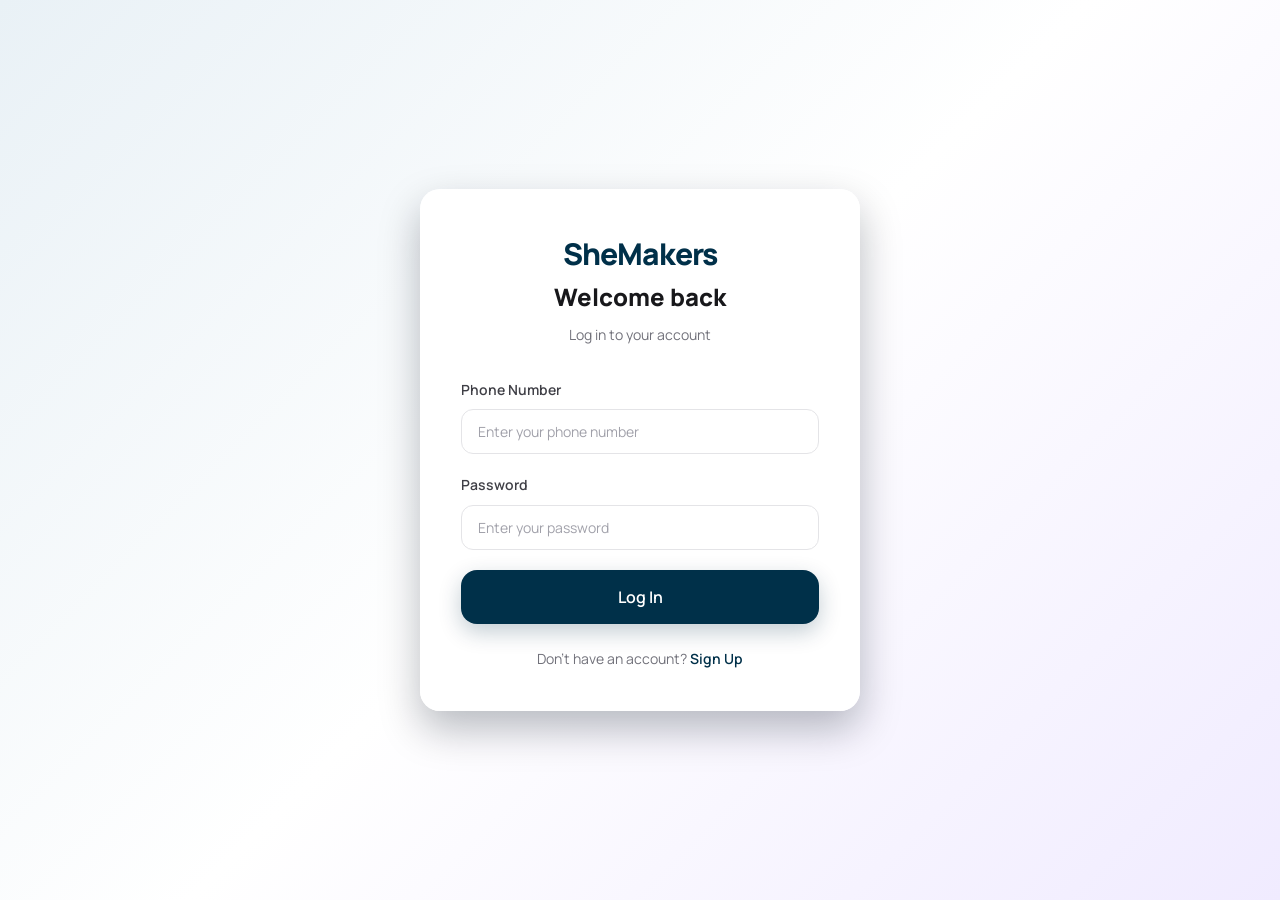
<file: dashboard.html>
<!DOCTYPE html>
<html lang="en">
<head>
  <meta charset="UTF-8">
  <meta name="viewport" content="width=device-width, initial-scale=1.0">
  <title>Seller Dashboard — SheMakers</title>
  <meta name="description" content="Manage your handmade products on SheMakers. Add, edit, and delete your listings.">
  <link rel="stylesheet" href="styles.css">
</head>
<body>

  <!-- Navigation -->
  <nav class="navbar">
    <div class="container">
      <a href="index.html" class="nav-brand">
        <svg viewBox="0 0 32 32" fill="none">
          <circle cx="16" cy="16" r="14" fill="#003049"/>
          <path d="M10 20c0-4 3-7 6-7s6 3 6 7" stroke="#fff" stroke-width="2" stroke-linecap="round"/>
          <circle cx="16" cy="11" r="3" fill="#fff"/>
        </svg>
        SheMakers
      </a>
      <div class="nav-links" id="navLinks">
        <a href="index.html">Home</a>
        <a href="feed.html">Feed</a>
        <div id="navAuth" style="display:flex;gap:12px;align-items:center;">
          <a href="login.html" class="btn btn-outline btn-sm">Log In</a>
        </div>
        <div id="navUser" style="display:none;gap:12px;align-items:center;">
          <a href="dashboard.html" class="nav-dash-link active">Dashboard</a>
          <a href="profile.html" class="nav-profile-link" aria-label="Open profile">
            <span class="nav-profile-avatar">
              <img class="nav-profile-avatar-image" alt="Profile" style="display:none;">
              <span class="nav-profile-avatar-initial">U</span>
            </span>
          </a>
        </div>
      </div>
      <div class="nav-hamburger" id="navToggle">
        <span></span><span></span><span></span>
      </div>
    </div>
  </nav>

  <!-- Dashboard Content -->
  <main class="dashboard-page container">
    <div class="dashboard-header">
      <div>
        <h1>My Dashboard</h1>
        <p style="color:rgba(236,244,249,0.9);font-size:var(--text-sm);margin-top:var(--space-1);" id="welcomeText">Welcome back!</p>
      </div>
      <button class="btn btn-primary" id="addProductBtn" onclick="openAddModal()">
        <svg width="18" height="18" fill="none" stroke="currentColor" stroke-width="2" viewBox="0 0 24 24"><path d="M12 5v14M5 12h14"/></svg>
        Add Product
      </button>
    </div>

    <!-- Stats -->
    <div class="dashboard-stats" id="dashStats">
      <div class="stat-card">
        <div class="stat-value" id="statProducts">0</div>
        <div class="stat-label">Total Products</div>
      </div>
    </div>

    <!-- Products Grid -->
    <h2 style="font-size:var(--text-xl);font-weight:700;margin-bottom:var(--space-6);">Your Products</h2>
    <div class="products-grid" id="productsGrid">
      <!-- Rendered by JS -->
    </div>
  </main>

  <!-- Add / Edit Product Modal -->
  <div class="modal-overlay" id="productModal">
    <div class="modal">
      <div class="modal-header">
        <h2 id="modalTitle">Add New Product</h2>
        <button class="modal-close" onclick="closeModal()">
          <svg width="20" height="20" fill="none" stroke="currentColor" stroke-width="2" viewBox="0 0 24 24"><path d="M18 6L6 18M6 6l12 12"/></svg>
        </button>
      </div>

      <form class="modal-form" id="productForm" onsubmit="return false;">
        <!-- Upload Area -->
        <div class="form-group">
          <label class="form-label">Product Image / Video</label>
          <div class="upload-area" id="uploadArea" onclick="document.getElementById('fileInput').click()">
            <svg viewBox="0 0 48 48" fill="none" stroke="currentColor" stroke-width="1.5">
              <rect x="6" y="10" width="36" height="28" rx="4"/>
              <path d="M6 32l10-10 8 8 6-6 12 12"/>
              <circle cx="18" cy="20" r="3"/>
            </svg>
            <p>Click to upload an image or video</p>
            <p class="upload-name" id="uploadName" style="display:none;"></p>
          </div>
          <input type="file" id="fileInput" accept="image/*,video/*" style="display:none;" onchange="handleFileSelect(this)">
        </div>

        <div class="form-group">
          <label class="form-label" for="titleInput">Product Title</label>
          <input class="form-input" type="text" id="titleInput" placeholder="e.g. Homemade Millet Cookies" required>
        </div>

        <div class="form-group">
          <label class="form-label" for="descInput">Description</label>
          <textarea class="form-input" id="descInput" placeholder="Describe material, handmade process, finish, and usage..." rows="3"></textarea>
        </div>

        <div class="form-group">
          <label class="form-label" for="categoryInput">Handmade Category</label>
          <select class="form-input" id="categoryInput" required>
            <option value="">Select category</option>
            <option value="homemade-food">Homemade Food</option>
            <option value="handmade-art">Handmade Art</option>
            <option value="painting-illustration">Painting & Illustration</option>
            <option value="crafts-decor">Crafts & Decor</option>
            <option value="accessories-fashion">Accessories & Fashion</option>
            <option value="home-essentials">Home Essentials</option>
            <option value="gifting">Gifting</option>
            <option value="other-handmade">Other Handmade</option>
          </select>
        </div>

        <div class="form-group" style="background:var(--gray-100);border:1px solid var(--gray-200);padding:12px;border-radius:10px;">
          <p style="font-size:var(--text-sm);color:var(--gray-700);line-height:1.5;">
            Allowed: women-made handmade products only. Not allowed: entertainment videos, vlogs, lifestyle clips, gaming, comedy, travel content.
          </p>
        </div>

        <div class="form-group">
          <label class="form-label" for="priceInput">Price (₹)</label>
          <input class="form-input" type="number" id="priceInput" placeholder="e.g. 499" min="1" required>
        </div>

        <div class="form-group">
          <label class="form-label" for="whatsappInput">WhatsApp Number</label>
          <input class="form-input" type="tel" id="whatsappInput" placeholder="e.g. 919876543210 (with country code)" required>
        </div>

        <button class="btn btn-primary btn-lg" type="submit" id="submitBtn" style="width:100%;">
          Add Product
        </button>
      </form>
    </div>
  </div>

  <!-- Toast Container -->
  <div id="toastContainer" class="toast-container"></div>

  <!-- Scripts -->
  <script src="js/firebase.js"></script>
  <script src="js/auth.js"></script>
  <script src="js/products.js"></script>
  <script src="js/app.js"></script>
  <script>
    let currentUser = null;
    let editingProductId = null;
    let selectedFile = null;

    // ---------- Init ----------
    document.addEventListener('DOMContentLoaded', () => {
      currentUser = Auth.requireAuth('seller');
      if (!currentUser) return;

      document.getElementById('welcomeText').textContent = `Welcome back, ${currentUser.name}!`;
      loadProducts();
    });

    // ---------- Load Products ----------
    async function loadProducts() {
      const grid = document.getElementById('productsGrid');
      App.showSpinner(grid);

      try {
        const products = await Products.getSellerProducts(currentUser.id);
        document.getElementById('statProducts').textContent = products.length;

        if (!products.length) {
          App.showEmpty(grid, 'No products yet', 'Click "Add Product" to list your first creation!');
          return;
        }

        grid.innerHTML = '';
        products.forEach(product => {
          const isVideo = product.mediaType === 'video';
          const card = document.createElement('div');
          card.className = 'card animate-in';
          card.innerHTML = `
            <div class="card-media">
              ${isVideo
                ? `<video src="${product.mediaUrl}" autoplay muted loop playsinline preload="metadata"></video>`
                : `<img src="${product.mediaUrl}" alt="${product.title}" loading="lazy">`
              }
            </div>
            <div class="card-body">
              <div class="card-title">${product.title}</div>
              <div class="card-price">${App.formatPrice(product.price)}</div>
              ${product.category ? `<p style="font-size:var(--text-xs);font-weight:700;color:var(--primary);text-transform:capitalize;margin-bottom:var(--space-2);">${product.category.replace('-', ' ')}</p>` : ''}
              ${product.description ? `<p style="font-size:var(--text-sm);color:var(--gray-500);margin-bottom:var(--space-3);line-height:1.5;">${product.description}</p>` : ''}
              <div class="card-actions">
                <button class="btn btn-secondary btn-sm" onclick="openEditModal('${product.id}')" style="flex:1;">
                  <svg width="14" height="14" fill="none" stroke="currentColor" stroke-width="2" viewBox="0 0 24 24"><path d="M11 4H4a2 2 0 00-2 2v14a2 2 0 002 2h14a2 2 0 002-2v-7"/><path d="M18.5 2.5a2.121 2.121 0 013 3L12 15l-4 1 1-4 9.5-9.5z"/></svg>
                  Edit
                </button>
                <button class="btn btn-danger btn-sm" onclick="handleDelete('${product.id}')" style="flex:1;">
                  <svg width="14" height="14" fill="none" stroke="currentColor" stroke-width="2" viewBox="0 0 24 24"><path d="M3 6h18M19 6v14a2 2 0 01-2 2H7a2 2 0 01-2-2V6m3 0V4a2 2 0 012-2h4a2 2 0 012 2v2"/></svg>
                  Delete
                </button>
              </div>
            </div>
          `;
          grid.appendChild(card);
        });

        App.initAnimations();
      } catch (err) {
        console.error(err);
        App.showToast('Failed to load products', 'error');
      }
    }

    // ---------- File Selection ----------
    function handleFileSelect(input) {
      const file = input.files[0];
      if (!file) return;

      selectedFile = file;
      const area = document.getElementById('uploadArea');
      const nameEl = document.getElementById('uploadName');
      area.classList.add('has-file');
      nameEl.textContent = file.name;
      nameEl.style.display = 'block';

      // Show preview
      const existingPreview = area.querySelector('.upload-preview');
      if (existingPreview) existingPreview.remove();

      if (file.type.startsWith('image')) {
        const img = document.createElement('img');
        img.className = 'upload-preview';
        img.src = URL.createObjectURL(file);
        area.appendChild(img);
      }
    }

    // ---------- Modal Controls ----------
    function openAddModal() {
      editingProductId = null;
      selectedFile = null;
      document.getElementById('modalTitle').textContent = 'Add New Product';
      document.getElementById('submitBtn').textContent = 'Add Product';
      document.getElementById('productForm').reset();
      document.getElementById('uploadArea').classList.remove('has-file');
      document.getElementById('uploadName').style.display = 'none';
      const preview = document.querySelector('.upload-preview');
      if (preview) preview.remove();

      // Pre-fill WhatsApp with user phone
      document.getElementById('whatsappInput').value = currentUser.phone;

      document.getElementById('productModal').classList.add('active');
      App.showToast('Only handmade product listings allowed. No vlog/entertainment videos.', 'info');
    }

    async function openEditModal(productId) {
      editingProductId = productId;
      selectedFile = null;
      document.getElementById('modalTitle').textContent = 'Edit Product';
      document.getElementById('submitBtn').textContent = 'Save Changes';

      try {
        const product = await Products.getProduct(productId);
        document.getElementById('titleInput').value = product.title;
        document.getElementById('descInput').value = product.description || '';
        document.getElementById('categoryInput').value = product.category || '';
        document.getElementById('priceInput').value = product.price;
        document.getElementById('whatsappInput').value = product.whatsapp;

        const area = document.getElementById('uploadArea');
        area.classList.add('has-file');
        document.getElementById('uploadName').textContent = 'Current media (click to change)';
        document.getElementById('uploadName').style.display = 'block';

        document.getElementById('productModal').classList.add('active');
      } catch (err) {
        App.showToast(err.message, 'error');
      }
    }

    function closeModal() {
      document.getElementById('productModal').classList.remove('active');
    }

    // Close modal on outside click
    document.getElementById('productModal').addEventListener('click', (e) => {
      if (e.target === e.currentTarget) closeModal();
    });

    // ---------- Submit Product ----------
    document.getElementById('productForm').addEventListener('submit', async (e) => {
      e.preventDefault();

      const title = document.getElementById('titleInput').value.trim();
      const description = document.getElementById('descInput').value.trim();
      const category = document.getElementById('categoryInput').value;
      const price = document.getElementById('priceInput').value;
      const whatsapp = document.getElementById('whatsappInput').value.trim();

      const btn = document.getElementById('submitBtn');
      btn.disabled = true;
      btn.textContent = editingProductId ? 'Saving...' : 'Uploading...';

      try {
        if (editingProductId) {
          // Update
          await Products.updateProduct(editingProductId, {
            title, description, category, price, whatsapp, userId: currentUser.id
          }, selectedFile);
          App.showToast('Product updated!', 'success');
        } else {
          // Add
          if (!selectedFile) {
            App.showToast('Please select an image or video', 'error');
            btn.disabled = false;
            btn.textContent = 'Add Product';
            return;
          }
          await Products.addProduct({
            title, description, category, price, whatsapp,
            file: selectedFile,
            userId: currentUser.id
          });
          App.showToast('Product added successfully!', 'success');
        }

        closeModal();
        loadProducts();
      } catch (err) {
        App.showToast(err.message, 'error');
      } finally {
        btn.disabled = false;
        btn.textContent = editingProductId ? 'Save Changes' : 'Add Product';
      }
    });

    // ---------- Delete Product ----------
    async function handleDelete(productId) {
      if (!confirm('Are you sure you want to delete this product?')) return;

      try {
        await Products.deleteProduct(productId);
        App.showToast('Product deleted', 'success');
        loadProducts();
      } catch (err) {
        App.showToast(err.message, 'error');
      }
    }
  </script>
</body>
</html>
</file>
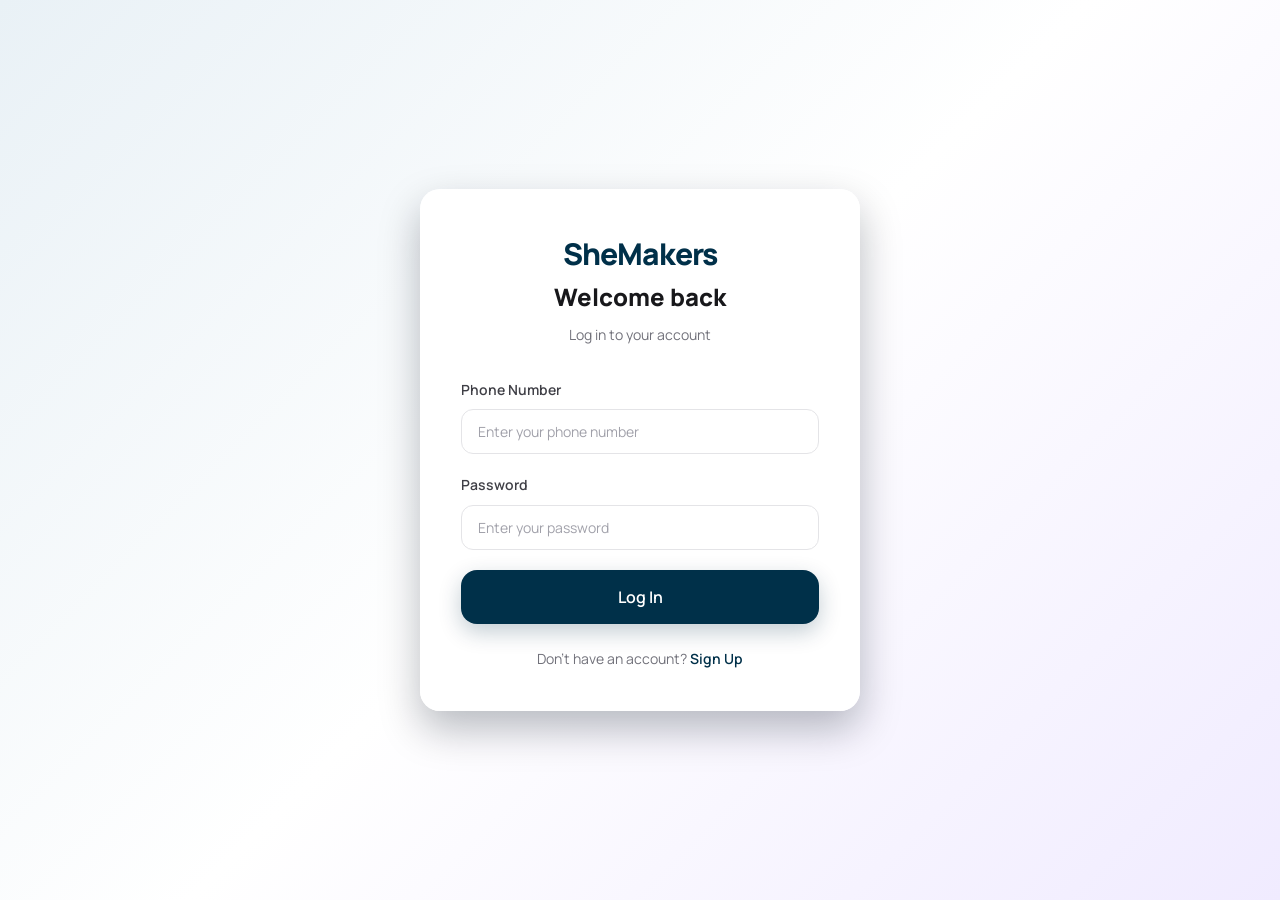
<file: login.html>
<!DOCTYPE html>
<html lang="en">
<head>
  <meta charset="UTF-8">
  <meta name="viewport" content="width=device-width, initial-scale=1.0">
  <title>Log In — SheMakers</title>
  <meta name="description" content="Log in to your SheMakers account to browse or sell handmade products.">
  <link rel="stylesheet" href="styles.css">
</head>
<body>

  <div class="auth-page">
    <div class="auth-card">
      <div class="auth-header">
        <a href="index.html" class="auth-brand">SheMakers</a>
        <h1>Welcome back</h1>
        <p>Log in to your account</p>
      </div>

      <form class="auth-form" id="loginForm" onsubmit="return false;">
        <div class="form-group">
          <label class="form-label" for="phoneInput">Phone Number</label>
          <input class="form-input" type="tel" id="phoneInput" placeholder="Enter your phone number" required autocomplete="tel">
          <span class="form-error" id="phoneError"></span>
        </div>

        <div class="form-group">
          <label class="form-label" for="passwordInput">Password</label>
          <input class="form-input" type="password" id="passwordInput" placeholder="Enter your password" required>
          <span class="form-error" id="passwordError"></span>
        </div>

        <button class="btn btn-primary btn-lg" type="submit" id="loginBtn" style="width:100%;">
          Log In
        </button>
      </form>

      <div class="auth-footer">
        Don't have an account? <a href="signup.html">Sign Up</a>
      </div>
    </div>
  </div>

  <div id="toastContainer" class="toast-container"></div>

  <!-- Scripts -->
  <script src="js/firebase.js"></script>
  <script src="js/auth.js"></script>
  <script src="js/products.js"></script>
  <script src="js/app.js"></script>
  <script>
    document.getElementById('loginForm').addEventListener('submit', async (e) => {
      e.preventDefault();

      // Clear errors
      document.querySelectorAll('.form-error').forEach(el => {
        el.textContent = '';
        el.classList.remove('visible');
      });
      document.querySelectorAll('.form-input').forEach(el => el.classList.remove('error'));

      const phone = document.getElementById('phoneInput').value.trim();
      const password = document.getElementById('passwordInput').value;

      let hasError = false;

      if (!phone) {
        showFieldError('phoneInput', 'phoneError', 'Phone number is required');
        hasError = true;
      }
      if (!password) {
        showFieldError('passwordInput', 'passwordError', 'Password is required');
        hasError = true;
      }

      if (hasError) return;

      const btn = document.getElementById('loginBtn');
      btn.disabled = true;
      btn.textContent = 'Logging in...';

      try {
        const user = await Auth.login(phone, password);
        App.showToast('Welcome back, ' + user.name + '!', 'success');
        setTimeout(() => {
          window.location.href = user.role === 'seller' ? 'dashboard.html' : 'index.html';
        }, 600);
      } catch (err) {
        App.showToast(err.message, 'error');
        btn.disabled = false;
        btn.textContent = 'Log In';
      }
    });

    function showFieldError(inputId, errorId, message) {
      document.getElementById(inputId).classList.add('error');
      const errorEl = document.getElementById(errorId);
      errorEl.textContent = message;
      errorEl.classList.add('visible');
    }

    // Redirect if already logged in
    if (Auth.getCurrentUser()) {
      window.location.href = 'index.html';
    }
  </script>
</body>
</html>
</file>
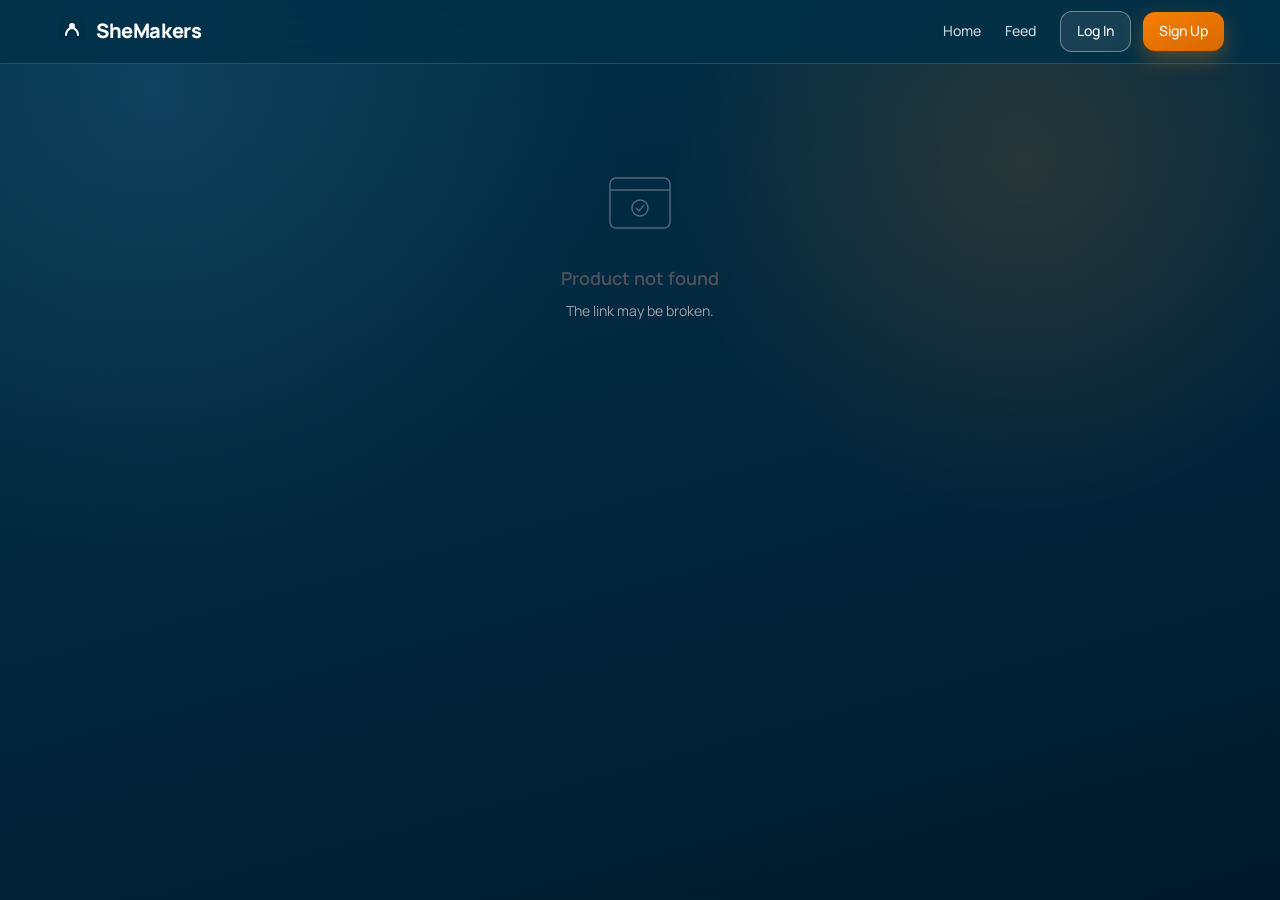
<file: product.html>
<!DOCTYPE html>
<html lang="en">
<head>
  <meta charset="UTF-8">
  <meta name="viewport" content="width=device-width, initial-scale=1.0">
  <title>Product — SheMakers</title>
  <meta name="description" content="View product details and order via WhatsApp on SheMakers.">
  <link rel="stylesheet" href="styles.css">
</head>
<body>

  <!-- Navigation -->
  <nav class="navbar">
    <div class="container">
      <a href="index.html" class="nav-brand">
        <svg viewBox="0 0 32 32" fill="none">
          <circle cx="16" cy="16" r="14" fill="#003049"/>
          <path d="M10 20c0-4 3-7 6-7s6 3 6 7" stroke="#fff" stroke-width="2" stroke-linecap="round"/>
          <circle cx="16" cy="11" r="3" fill="#fff"/>
        </svg>
        SheMakers
      </a>
      <div class="nav-links" id="navLinks">
        <a href="index.html">Home</a>
        <a href="feed.html">Feed</a>
        <div id="navAuth" style="display:flex;gap:12px;align-items:center;">
          <a href="login.html" class="btn btn-outline btn-sm">Log In</a>
          <a href="signup.html" class="btn btn-primary btn-sm">Sign Up</a>
        </div>
        <div id="navUser" style="display:none;gap:12px;align-items:center;">
          <a href="dashboard.html" class="nav-dash-link" style="display:none;">Dashboard</a>
          <a href="profile.html" class="nav-profile-link" aria-label="Open profile">
            <span class="nav-profile-avatar">
              <img class="nav-profile-avatar-image" alt="Profile" style="display:none;">
              <span class="nav-profile-avatar-initial">U</span>
            </span>
          </a>
        </div>
      </div>
      <div class="nav-hamburger" id="navToggle">
        <span></span><span></span><span></span>
      </div>
    </div>
  </nav>

  <!-- Product Detail -->
  <main class="product-page container" id="productContainer">
    <!-- Rendered by JS -->
  </main>

  <!-- Toast Container -->
  <div id="toastContainer" class="toast-container"></div>

  <!-- Scripts -->
  <script src="js/firebase.js"></script>
  <script src="js/auth.js"></script>
  <script src="js/products.js"></script>
  <script src="js/app.js"></script>
  <script>
    document.addEventListener('DOMContentLoaded', async () => {
      const container = document.getElementById('productContainer');
      const params = new URLSearchParams(window.location.search);
      const productId = params.get('id');

      if (!productId) {
        App.showEmpty(container, 'Product not found', 'The link may be broken.');
        return;
      }

      App.showSpinner(container);

      try {
        const product = await Products.getProduct(productId);
        const seller = await Products.getSellerInfo(product.userId);
        const sellerName = seller ? seller.name : 'Unknown Seller';
        const initial = sellerName.charAt(0).toUpperCase();
        const isVideo = product.mediaType === 'video';
        const waLink = Products.getWhatsAppLink(product.whatsapp, product.title, product.price);

        document.title = `${product.title} — SheMakers`;

        container.innerHTML = `
          <div class="product-detail" style="animation: fadeSlideUp 0.5s ease forwards;">
            <div class="product-media" id="productMediaWrap">
              <div class="media-loading" id="mediaLoading">
                <div class="media-loading-dot"></div>
                <span>${isVideo ? 'Preparing video...' : 'Loading image...'}</span>
              </div>
              ${isVideo
                ? `
                  <button class="media-play-btn" id="mediaPlayBtn" type="button" aria-label="Play video">
                    <svg viewBox="0 0 24 24" fill="currentColor" aria-hidden="true"><path d="M8 5.14v13.72c0 .78.85 1.26 1.52.86l10.2-6.86a1 1 0 000-1.72L9.52 4.28A1 1 0 008 5.14z"/></svg>
                  </button>
                  <video id="productVideo" src="${product.mediaUrl}" controls playsinline preload="metadata"></video>
                `
                : `<img id="productImage" src="${product.mediaUrl}" alt="${product.title}">`
              }
            </div>
            <div class="product-info">
              <div>
                <span class="badge">Handmade</span>
              </div>
              <h1>${product.title}</h1>
              <div class="product-price-tag">${App.formatPrice(product.price)}</div>

              ${product.description ? `<p class="product-description">${product.description}</p>` : ''}

              <a href="profile.html?id=${product.userId}" class="product-seller-card">
                <div class="seller-avatar-lg">${initial}</div>
                <div class="seller-detail">
                  <div class="seller-name">${sellerName}</div>
                  <div class="seller-label">View seller profile →</div>
                </div>
              </a>

              <a href="${waLink}" target="_blank" rel="noopener" class="btn btn-whatsapp btn-lg" style="width:100%;margin-top:var(--space-4);">
                <svg width="20" height="20" fill="currentColor" viewBox="0 0 24 24"><path d="M17.472 14.382c-.297-.149-1.758-.867-2.03-.967-.273-.099-.471-.148-.67.15-.197.297-.767.966-.94 1.164-.173.199-.347.223-.644.075-.297-.15-1.255-.463-2.39-1.475-.883-.788-1.48-1.761-1.653-2.059-.173-.297-.018-.458.13-.606.134-.133.298-.347.446-.52.149-.174.198-.298.298-.497.099-.198.05-.371-.025-.52-.075-.149-.669-1.612-.916-2.207-.242-.579-.487-.5-.669-.51-.173-.008-.371-.01-.57-.01-.198 0-.52.074-.792.372-.272.297-1.04 1.016-1.04 2.479 0 1.462 1.065 2.875 1.213 3.074.149.198 2.096 3.2 5.077 4.487.709.306 1.262.489 1.694.625.712.227 1.36.195 1.871.118.571-.085 1.758-.719 2.006-1.413.248-.694.248-1.289.173-1.413-.074-.124-.272-.198-.57-.347z"/><path d="M12 0C5.373 0 0 5.373 0 12c0 2.118.553 4.107 1.518 5.833L0 24l6.336-1.484A11.94 11.94 0 0012 24c6.627 0 12-5.373 12-12S18.627 0 12 0zm0 21.82c-1.977 0-3.856-.53-5.508-1.49l-.396-.233-3.76.882.948-3.644-.258-.41A9.78 9.78 0 012.18 12C2.18 6.58 6.58 2.18 12 2.18S21.82 6.58 21.82 12 17.42 21.82 12 21.82z"/></svg>
                Order on WhatsApp
              </a>

              <a href="index.html" class="btn btn-outline" style="width:100%;margin-top:var(--space-2);">
                ← Back to Feed
              </a>
            </div>
          </div>
        `;

        initializeMediaUX(isVideo);

      } catch (err) {
        console.error(err);
        App.showEmpty(container, 'Product not found', 'This product may have been removed.');
      }
    });

    function initializeMediaUX(isVideo) {
      const mediaWrap = document.getElementById('productMediaWrap');
      const mediaLoading = document.getElementById('mediaLoading');
      if (!mediaWrap) return;

      const markLoaded = () => {
        mediaWrap.classList.add('is-loaded');
        if (mediaLoading) mediaLoading.setAttribute('aria-hidden', 'true');
      };

      if (!isVideo) {
        const img = document.getElementById('productImage');
        if (!img) return;

        if (img.complete) {
          markLoaded();
        } else {
          img.addEventListener('load', markLoaded, { once: true });
          img.addEventListener('error', () => {
            if (mediaLoading) mediaLoading.innerHTML = '<span>Unable to load image</span>';
          }, { once: true });
        }
        return;
      }

      const video = document.getElementById('productVideo');
      const playBtn = document.getElementById('mediaPlayBtn');
      if (!video || !playBtn) return;

      const showPlay = () => playBtn.classList.remove('hidden');
      const hidePlay = () => playBtn.classList.add('hidden');

      const startPlayback = async () => {
        try {
          await video.play();
          mediaWrap.classList.add('is-playing');
          hidePlay();
        } catch (e) {
          App.showToast('Tap play once to start video', 'info');
        }
      };

      const onReady = () => {
        markLoaded();
        showPlay();
      };

      if (video.readyState >= 2) {
        onReady();
      } else {
        video.addEventListener('loadeddata', onReady, { once: true });
        video.addEventListener('canplay', onReady, { once: true });
      }

      video.addEventListener('play', () => {
        mediaWrap.classList.add('is-playing');
        hidePlay();
      });

      video.addEventListener('pause', () => {
        mediaWrap.classList.remove('is-playing');
        showPlay();
      });

      video.addEventListener('ended', () => {
        mediaWrap.classList.remove('is-playing');
        showPlay();
      });

      video.addEventListener('error', () => {
        mediaWrap.classList.remove('is-playing');
        if (mediaLoading) mediaLoading.innerHTML = '<span>Unable to load video</span>';
        showPlay();
      }, { once: true });

      playBtn.addEventListener('click', startPlayback);
      video.addEventListener('click', () => {
        if (video.paused) {
          startPlayback();
        } else {
          video.pause();
        }
      });
    }
  </script>
</body>
</html>
</file>
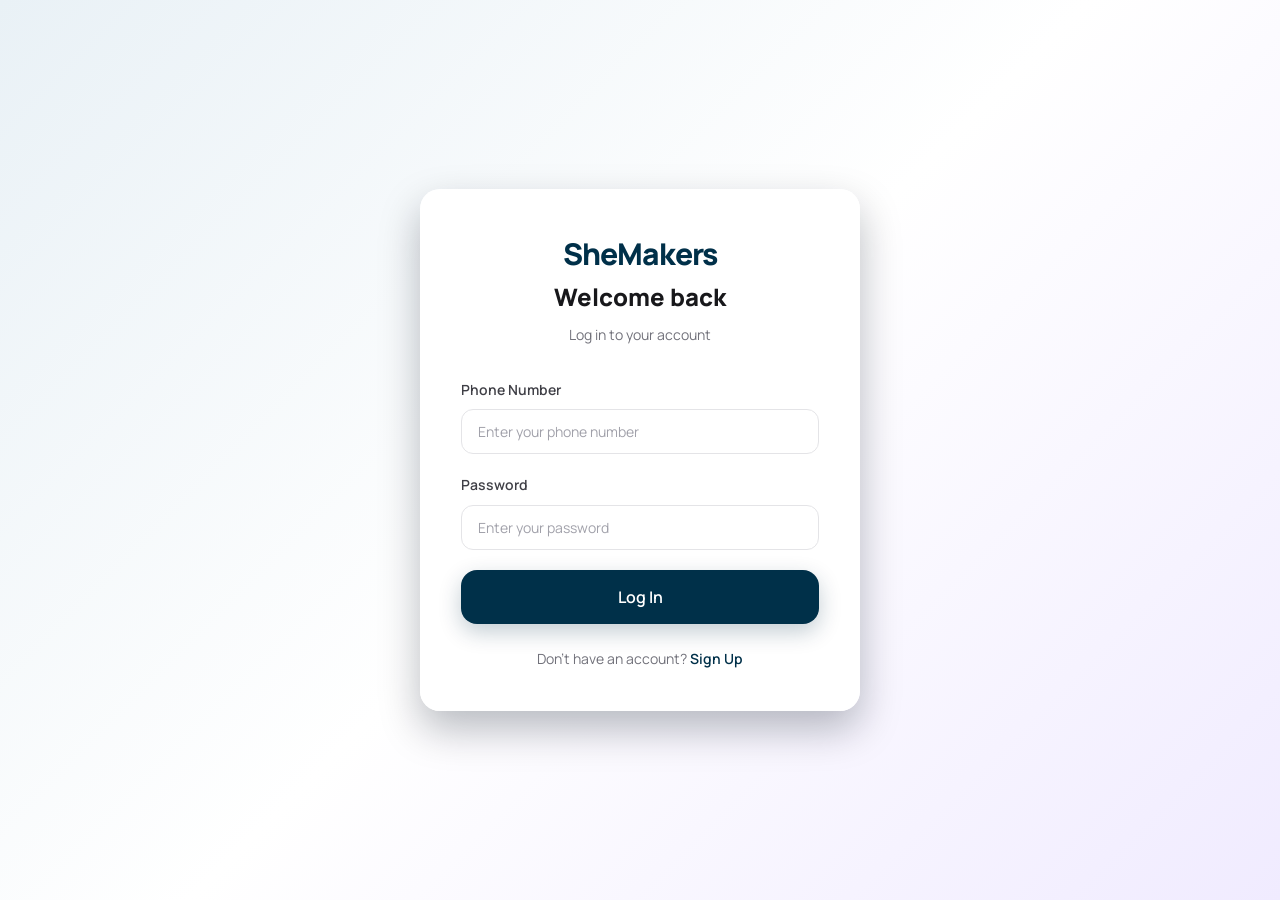
<file: profile.html>
<!DOCTYPE html>
<html lang="en">
<head>
  <meta charset="UTF-8">
  <meta name="viewport" content="width=device-width, initial-scale=1.0">
  <title>User Profile — SheMakers</title>
  <meta name="description" content="View a seller's profile and their handmade products on SheMakers.">
  <link rel="stylesheet" href="styles.css">
</head>
<body>

  <!-- Navigation -->
  <nav class="navbar">
    <div class="container">
      <a href="index.html" class="nav-brand">
        <svg viewBox="0 0 32 32" fill="none">
          <circle cx="16" cy="16" r="14" fill="#003049"/>
          <path d="M10 20c0-4 3-7 6-7s6 3 6 7" stroke="#fff" stroke-width="2" stroke-linecap="round"/>
          <circle cx="16" cy="11" r="3" fill="#fff"/>
        </svg>
        SheMakers
      </a>
      <div class="nav-links" id="navLinks">
        <a href="index.html">Home</a>
        <a href="feed.html">Feed</a>
        <div id="navAuth" style="display:flex;gap:12px;align-items:center;">
          <a href="login.html" class="btn btn-outline btn-sm">Log In</a>
          <a href="signup.html" class="btn btn-primary btn-sm">Sign Up</a>
        </div>
        <div id="navUser" style="display:none;gap:12px;align-items:center;">
          <a href="dashboard.html" class="nav-dash-link" style="display:none;">Dashboard</a>
          <a href="profile.html" class="nav-profile-link" aria-label="Open profile">
            <span class="nav-profile-avatar">
              <img class="nav-profile-avatar-image" alt="Profile" style="display:none;">
              <span class="nav-profile-avatar-initial">U</span>
            </span>
          </a>
        </div>
      </div>
      <div class="nav-hamburger" id="navToggle">
        <span></span><span></span><span></span>
      </div>
    </div>
  </nav>

  <!-- Profile Content -->
  <main class="profile-page container" id="profileContainer">
    <!-- Rendered by JS -->
  </main>

  <div class="modal-overlay" id="profileEditModal">
    <div class="modal profile-edit-modal">
      <div class="modal-header">
        <h2>Edit Profile</h2>
        <button class="modal-close" onclick="closeProfileEditModal()" aria-label="Close edit profile">
          <svg width="20" height="20" fill="none" stroke="currentColor" stroke-width="2" viewBox="0 0 24 24"><path d="M18 6L6 18M6 6l12 12"/></svg>
        </button>
      </div>

      <form class="modal-form" id="profileEditForm" onsubmit="return false;">
        <div class="profile-avatar-upload">
          <div class="profile-avatar-preview" id="profileAvatarPreview">
            <span id="profileAvatarPreviewInitial">U</span>
          </div>
          <div style="display:flex;flex-direction:column;gap:8px;">
            <button type="button" class="btn btn-secondary btn-sm" onclick="document.getElementById('profileImageInput').click()">Upload Photo</button>
            <input type="file" id="profileImageInput" accept="image/*" style="display:none;">
            <span style="font-size:12px;color:var(--gray-500);">Use a clear square photo for best result.</span>
          </div>
        </div>

        <div class="profile-form-grid">
          <div class="form-group">
            <label class="form-label" for="editNameInput">Full Name</label>
            <input class="form-input" type="text" id="editNameInput" required>
          </div>

          <div class="form-group">
            <label class="form-label" for="editCityInput">City</label>
            <input class="form-input" type="text" id="editCityInput" placeholder="e.g. Jaipur">
          </div>
        </div>

        <div class="form-group">
          <label class="form-label" for="editBioInput">Bio</label>
          <textarea class="form-input" id="editBioInput" rows="4" placeholder="Tell customers about your work, style, or products..."></textarea>
        </div>

        <button class="btn btn-primary btn-lg" type="submit" id="saveProfileBtn" style="width:100%;">Save Profile</button>
      </form>
    </div>
  </div>

  <!-- Toast Container -->
  <div id="toastContainer" class="toast-container"></div>

  <!-- Scripts -->
  <script src="js/firebase.js"></script>
  <script src="js/auth.js"></script>
  <script src="js/products.js"></script>
  <script src="js/app.js"></script>
  <script>
    let profileState = {
      currentUser: null,
      viewedUser: null,
      selectedImageFile: null
    };

    document.addEventListener('DOMContentLoaded', async () => {
      const container = document.getElementById('profileContainer');
      const params = new URLSearchParams(window.location.search);
      let userId = params.get('id');
      profileState.currentUser = Auth.getCurrentUser();

      // If no id param, show current user's profile
      if (!userId) {
        if (profileState.currentUser) {
          userId = profileState.currentUser.id;
        } else {
          window.location.href = 'login.html';
          return;
        }
      }

      App.showSpinner(container);

      try {
        const seller = await Products.getSellerInfo(userId);
        if (!seller) {
          App.showEmpty(container, 'Seller not found', 'This profile may no longer exist.');
          return;
        }
        profileState.viewedUser = seller;

        const products = await Products.getSellerProducts(userId);
        const initial = seller.name.charAt(0).toUpperCase();
        const isOwnProfile = profileState.currentUser && profileState.currentUser.id === seller.id;

        document.title = `${seller.name} — SheMakers`;

        let productCards = '';
        if (products.length) {
          productCards = products.map(product => {
            const isVideo = product.mediaType === 'video';
            const waLink = Products.getWhatsAppLink(product.whatsapp, product.title, product.price);
            return `
              <div class="card animate-in">
                <a href="product.html?id=${product.id}" class="card-media">
                  ${isVideo
                    ? `<video src="${product.mediaUrl}" autoplay muted loop playsinline preload="metadata"></video>`
                    : `<img src="${product.mediaUrl}" alt="${product.title}" loading="lazy">`
                  }
                </a>
                <div class="card-body">
                  <a href="product.html?id=${product.id}">
                    <div class="card-title">${product.title}</div>
                  </a>
                  <div class="card-price">${App.formatPrice(product.price)}</div>
                  <div class="card-actions">
                    <a href="${waLink}" target="_blank" rel="noopener" class="btn btn-whatsapp btn-sm" style="flex:1;">
                      <svg width="14" height="14" fill="currentColor" viewBox="0 0 24 24"><path d="M17.472 14.382c-.297-.149-1.758-.867-2.03-.967-.273-.099-.471-.148-.67.15-.197.297-.767.966-.94 1.164-.173.199-.347.223-.644.075-.297-.15-1.255-.463-2.39-1.475-.883-.788-1.48-1.761-1.653-2.059-.173-.297-.018-.458.13-.606.134-.133.298-.347.446-.52.149-.174.198-.298.298-.497.099-.198.05-.371-.025-.52-.075-.149-.669-1.612-.916-2.207-.242-.579-.487-.5-.669-.51-.173-.008-.371-.01-.57-.01-.198 0-.52.074-.792.372-.272.297-1.04 1.016-1.04 2.479 0 1.462 1.065 2.875 1.213 3.074.149.198 2.096 3.2 5.077 4.487.709.306 1.262.489 1.694.625.712.227 1.36.195 1.871.118.571-.085 1.758-.719 2.006-1.413.248-.694.248-1.289.173-1.413-.074-.124-.272-.198-.57-.347z"/><path d="M12 0C5.373 0 0 5.373 0 12c0 2.118.553 4.107 1.518 5.833L0 24l6.336-1.484A11.94 11.94 0 0012 24c6.627 0 12-5.373 12-12S18.627 0 12 0zm0 21.82c-1.977 0-3.856-.53-5.508-1.49l-.396-.233-3.76.882.948-3.644-.258-.41A9.78 9.78 0 012.18 12C2.18 6.58 6.58 2.18 12 2.18S21.82 6.58 21.82 12 17.42 21.82 12 21.82z"/></svg>
                      Order
                    </a>
                  </div>
                </div>
              </div>
            `;
          }).join('');
        }

        container.innerHTML = `
          <div class="profile-header" style="animation: fadeSlideUp 0.5s ease forwards;">
            <div class="profile-avatar-wrap">
              <div class="profile-avatar">
                ${seller.profileImageUrl
                  ? `<img class="profile-avatar-image" src="${seller.profileImageUrl}" alt="${seller.name}">`
                  : `<span class="profile-avatar-fallback">${initial}</span>`
                }
              </div>
            </div>
            <h1>${seller.name}</h1>
            <p>📱 ${seller.phone}</p>
            ${seller.city ? `<p style="font-size:var(--text-sm);color:rgba(236,244,249,0.9);">📍 ${seller.city}</p>` : ''}
            ${seller.bio ? `<p style="max-width:620px;margin:10px auto 0;color:rgba(236,244,249,0.92);line-height:1.6;">${seller.bio}</p>` : ''}
            <div style="margin-top:var(--space-3);">
              <span class="badge">${seller.role === 'seller' ? '🏪 Seller' : '🛒 Buyer'}</span>
              <span class="badge" style="margin-left:var(--space-2);">${products.length} Product${products.length !== 1 ? 's' : ''}</span>
            </div>
            ${isOwnProfile ? `
              <div style="display:flex;gap:10px;justify-content:center;flex-wrap:wrap;margin-top:var(--space-4);">
                <button class="btn btn-secondary profile-edit-btn" onclick="openProfileEditModal()">Edit Profile</button>
                <button class="btn btn-outline profile-edit-btn" onclick="Auth.logout()">Logout</button>
              </div>
            ` : ''}
          </div>

          ${products.length ? `
            <h2 class="profile-section-title">Products by ${seller.name}</h2>
            <div class="products-grid">${productCards}</div>
          ` : `
            <div class="empty-state">
              <h3>No products listed yet</h3>
              <p>No handmade listings added yet.</p>
            </div>
          `}
        `;

        App.initAnimations();
        initProfileEditForm();

      } catch (err) {
        console.error(err);
        App.showEmpty(container, 'Error loading profile', 'Please try again later.');
      }
    });

    async function getUserDocRefById(userId) {
      const directRef = db.collection('users').doc(userId);
      const directSnap = await directRef.get();
      if (directSnap.exists) return directRef;

      const q = await db.collection('users').where('id', '==', userId).get();
      if (!q.empty) {
        return db.collection('users').doc(q.docs[0].id);
      }
      return null;
    }

    function initProfileEditForm() {
      const form = document.getElementById('profileEditForm');
      const imageInput = document.getElementById('profileImageInput');
      if (!form || !imageInput) return;

      imageInput.addEventListener('change', onProfileImageSelected);
      form.addEventListener('submit', onProfileSave);
    }

    function openProfileEditModal() {
      if (!profileState.viewedUser || !profileState.currentUser) return;
      if (profileState.currentUser.id !== profileState.viewedUser.id) return;

      profileState.selectedImageFile = null;

      document.getElementById('editNameInput').value = profileState.viewedUser.name || '';
      document.getElementById('editCityInput').value = profileState.viewedUser.city || '';
      document.getElementById('editBioInput').value = profileState.viewedUser.bio || '';

      renderAvatarPreview(profileState.viewedUser.profileImageUrl, profileState.viewedUser.name);
      document.getElementById('profileEditModal').classList.add('active');
    }

    function closeProfileEditModal() {
      document.getElementById('profileEditModal').classList.remove('active');
    }

    function renderAvatarPreview(imageUrl, name) {
      const preview = document.getElementById('profileAvatarPreview');
      if (!preview) return;
      const initial = (name || 'U').charAt(0).toUpperCase();

      preview.innerHTML = imageUrl
        ? `<img src="${imageUrl}" alt="Profile preview">`
        : `<span>${initial}</span>`;
    }

    function onProfileImageSelected(event) {
      const file = event.target.files[0];
      if (!file) return;
      if (!file.type.startsWith('image/')) {
        App.showToast('Please select an image file', 'error');
        return;
      }

      profileState.selectedImageFile = file;
      renderAvatarPreview(URL.createObjectURL(file), profileState.viewedUser ? profileState.viewedUser.name : 'U');
    }

    async function onProfileSave(e) {
      e.preventDefault();
      if (!profileState.currentUser || !profileState.viewedUser) return;

      const saveBtn = document.getElementById('saveProfileBtn');
      const name = document.getElementById('editNameInput').value.trim();
      const city = document.getElementById('editCityInput').value.trim();
      const bio = document.getElementById('editBioInput').value.trim();

      if (!name) {
        App.showToast('Name is required', 'error');
        return;
      }

      saveBtn.disabled = true;
      saveBtn.textContent = 'Saving...';

      try {
        const userRef = await getUserDocRefById(profileState.currentUser.id);
        if (!userRef) throw new Error('User profile not found');

        const updateData = { name, city, bio };

        if (profileState.selectedImageFile) {
          const ext = (profileState.selectedImageFile.name.split('.').pop() || 'jpg').toLowerCase();
          const filePath = `profiles/${profileState.currentUser.id}_${Date.now()}.${ext}`;
          const uploadResult = await storage.ref(filePath).put(profileState.selectedImageFile);
          updateData.profileImageUrl = await uploadResult.ref.getDownloadURL();
          updateData.profileImagePath = filePath;
        }

        await userRef.update(updateData);

        profileState.viewedUser = { ...profileState.viewedUser, ...updateData };
        Auth.updateCurrentUser(updateData);
        Auth.updateNavAuth();

        App.showToast('Profile updated', 'success');
        closeProfileEditModal();
        setTimeout(() => window.location.reload(), 250);
      } catch (err) {
        App.showToast(err.message || 'Failed to update profile', 'error');
      } finally {
        saveBtn.disabled = false;
        saveBtn.textContent = 'Save Profile';
      }
    }

    document.getElementById('profileEditModal').addEventListener('click', (e) => {
      if (e.target === e.currentTarget) closeProfileEditModal();
    });
  </script>
</body>
</html>
</file>
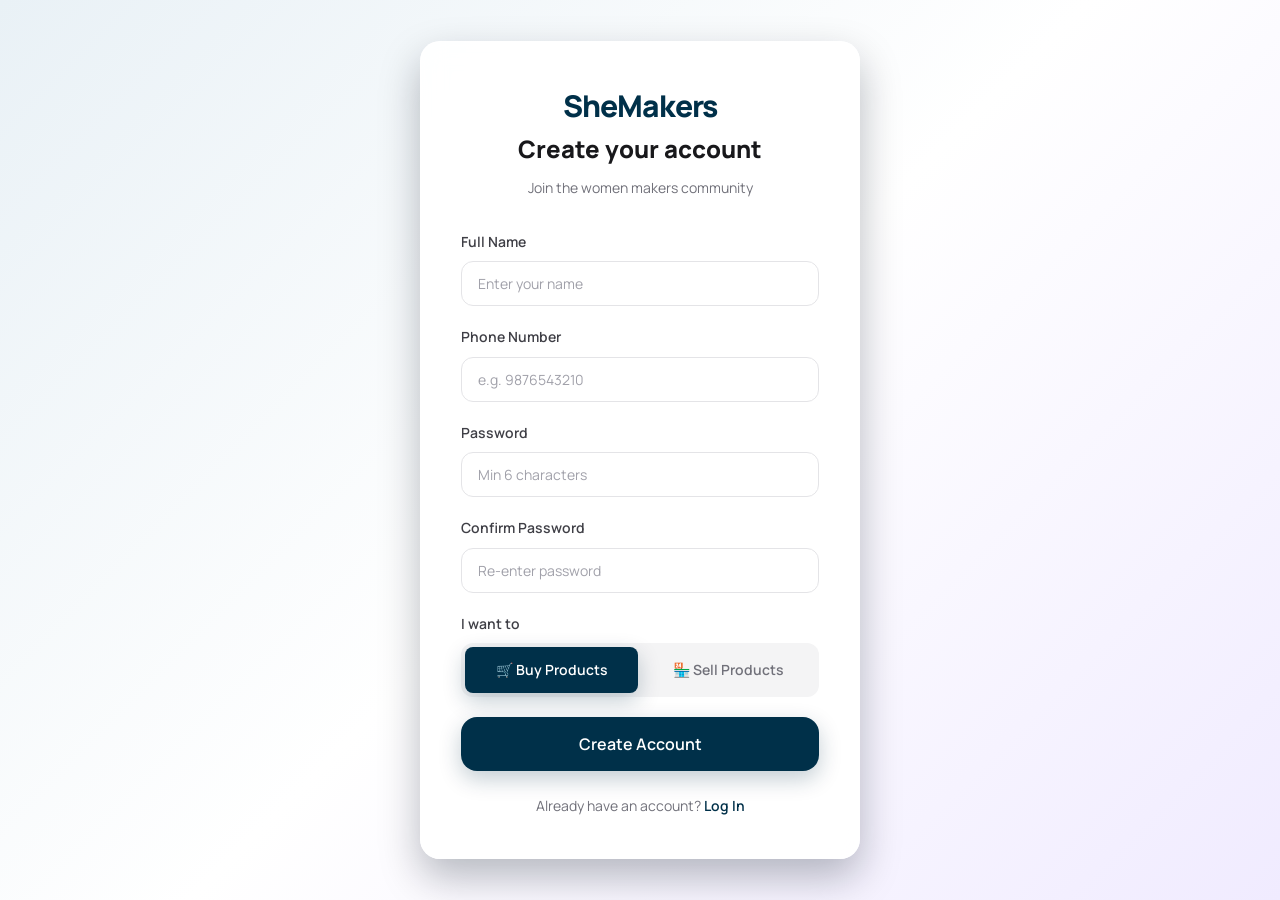
<file: signup.html>
<!DOCTYPE html>
<html lang="en">
<head>
  <meta charset="UTF-8">
  <meta name="viewport" content="width=device-width, initial-scale=1.0">
  <title>Sign Up — SheMakers</title>
  <meta name="description" content="Create your SheMakers account. Join as a seller or buyer and start your handmade journey.">
  <link rel="stylesheet" href="styles.css">
</head>
<body>

  <div class="auth-page">
    <div class="auth-card">
      <div class="auth-header">
        <a href="index.html" class="auth-brand">SheMakers</a>
        <h1>Create your account</h1>
        <p>Join the women makers community</p>
      </div>

      <form class="auth-form" id="signupForm" onsubmit="return false;">
        <div class="form-group">
          <label class="form-label" for="nameInput">Full Name</label>
          <input class="form-input" type="text" id="nameInput" placeholder="Enter your name" required autocomplete="name">
          <span class="form-error" id="nameError"></span>
        </div>

        <div class="form-group">
          <label class="form-label" for="phoneInput">Phone Number</label>
          <input class="form-input" type="tel" id="phoneInput" placeholder="e.g. 9876543210" required autocomplete="tel">
          <span class="form-error" id="phoneError"></span>
        </div>

        <div class="form-group">
          <label class="form-label" for="passwordInput">Password</label>
          <input class="form-input" type="password" id="passwordInput" placeholder="Min 6 characters" required minlength="6">
          <span class="form-error" id="passwordError"></span>
        </div>

        <div class="form-group">
          <label class="form-label" for="confirmPasswordInput">Confirm Password</label>
          <input class="form-input" type="password" id="confirmPasswordInput" placeholder="Re-enter password" required>
          <span class="form-error" id="confirmError"></span>
        </div>

        <div class="form-group">
          <label class="form-label">I want to</label>
          <div class="role-toggle">
            <div class="role-toggle-btn active" data-role="buyer" onclick="selectRole(this)">🛒 Buy Products</div>
            <div class="role-toggle-btn" data-role="seller" onclick="selectRole(this)">🏪 Sell Products</div>
          </div>
        </div>

        <div class="form-group" id="sellerEligibilityGroup" style="display:none;">
          <label class="form-label" for="sellerWomanCheck">Seller Eligibility</label>
          <label style="display:flex;gap:10px;align-items:flex-start;color:var(--gray-600);font-size:var(--text-sm);line-height:1.45;">
            <input type="checkbox" id="sellerWomanCheck" style="margin-top:3px;">
            I confirm that I am a woman entrepreneur and I will list only women-made handmade products.
          </label>
          <p style="font-size:var(--text-xs);color:var(--gray-500);margin-top:6px;line-height:1.45;">
            Note: This is a self-declaration. Additional profile verification can be requested later by support.
          </p>
          <span class="form-error" id="sellerEligibilityError"></span>
        </div>

        <button class="btn btn-primary btn-lg" type="submit" id="signupBtn" style="width:100%;">
          Create Account
        </button>
      </form>

      <div class="auth-footer">
        Already have an account? <a href="login.html">Log In</a>
      </div>
    </div>
  </div>

  <div id="toastContainer" class="toast-container"></div>

  <!-- Scripts -->
  <script src="js/firebase.js"></script>
  <script src="js/auth.js"></script>
  <script src="js/products.js"></script>
  <script src="js/app.js"></script>
  <script>
    let selectedRole = 'buyer';

    function selectRole(el) {
      document.querySelectorAll('.role-toggle-btn').forEach(btn => btn.classList.remove('active'));
      el.classList.add('active');
      selectedRole = el.dataset.role;

      const eligibilityGroup = document.getElementById('sellerEligibilityGroup');
      if (eligibilityGroup) {
        eligibilityGroup.style.display = selectedRole === 'seller' ? 'block' : 'none';
      }
    }

    document.getElementById('signupForm').addEventListener('submit', async (e) => {
      e.preventDefault();

      // Clear errors
      document.querySelectorAll('.form-error').forEach(el => {
        el.textContent = '';
        el.classList.remove('visible');
      });
      document.querySelectorAll('.form-input').forEach(el => el.classList.remove('error'));

      const name = document.getElementById('nameInput').value.trim();
      const phone = document.getElementById('phoneInput').value.trim();
      const password = document.getElementById('passwordInput').value;
      const confirm = document.getElementById('confirmPasswordInput').value;
      const sellerWomanCheck = document.getElementById('sellerWomanCheck').checked;

      let hasError = false;

      if (!name) {
        showFieldError('nameInput', 'nameError', 'Name is required');
        hasError = true;
      }
      if (!phone || phone.length < 10) {
        showFieldError('phoneInput', 'phoneError', 'Enter a valid phone number (min 10 digits)');
        hasError = true;
      }
      if (password.length < 6) {
        showFieldError('passwordInput', 'passwordError', 'Password must be at least 6 characters');
        hasError = true;
      }
      if (password !== confirm) {
        showFieldError('confirmPasswordInput', 'confirmError', 'Passwords do not match');
        hasError = true;
      }
      if (selectedRole === 'seller' && !sellerWomanCheck) {
        const err = document.getElementById('sellerEligibilityError');
        err.textContent = 'To create seller account, this confirmation is required';
        err.classList.add('visible');
        hasError = true;
      }

      if (hasError) return;

      const btn = document.getElementById('signupBtn');
      btn.disabled = true;
      btn.textContent = 'Creating account...';

      try {
        await Auth.signup({
          name,
          phone,
          password,
          role: selectedRole,
          isWomanSeller: sellerWomanCheck
        });
        App.showToast('Account created successfully!', 'success');
        setTimeout(() => {
          window.location.href = selectedRole === 'seller' ? 'dashboard.html' : 'index.html';
        }, 600);
      } catch (err) {
        App.showToast(err.message, 'error');
        btn.disabled = false;
        btn.textContent = 'Create Account';
      }
    });

    function showFieldError(inputId, errorId, message) {
      document.getElementById(inputId).classList.add('error');
      const errorEl = document.getElementById(errorId);
      errorEl.textContent = message;
      errorEl.classList.add('visible');
    }

    // Redirect if already logged in
    if (Auth.getCurrentUser()) {
      window.location.href = 'index.html';
    }
  </script>
</body>
</html>
</file>
<file: styles.css>
/* ============================================
   SheMakers — Design System & Global Styles
   ============================================ */

/* ---------- Google Font ---------- */
@import url('https://fonts.googleapis.com/css2?family=Manrope:wght@400;500;600;700;800&display=swap');

/* ---------- CSS Custom Properties ---------- */
:root {
  /* Colors */
  --primary: #003049;
  --primary-light: #2a617f;
  --primary-dark: #001d31;
  --primary-bg: #e9f1f6;
  --primary-bg-hover: #dae9f1;
  --accent: #f77f00;

  --white: #FFFFFF;
  --black: #0F0F0F;
  --gray-50: #FAFAFA;
  --gray-100: #F4F4F5;
  --gray-200: #E4E4E7;
  --gray-300: #D4D4D8;
  --gray-400: #A1A1AA;
  --gray-500: #71717A;
  --gray-600: #52525B;
  --gray-700: #3F3F46;
  --gray-800: #27272A;
  --gray-900: #18181B;

  --success: #10B981;
  --error: #EF4444;
  --warning: #F59E0B;

  /* Typography */
  --font: 'Manrope', -apple-system, BlinkMacSystemFont, 'Segoe UI', sans-serif;
  --text-xs: 0.75rem;
  --text-sm: 0.875rem;
  --text-base: 1rem;
  --text-lg: 1.125rem;
  --text-xl: 1.25rem;
  --text-2xl: 1.5rem;
  --text-3xl: 1.875rem;
  --text-4xl: 2.25rem;

  /* Spacing */
  --space-1: 0.25rem;
  --space-2: 0.5rem;
  --space-3: 0.75rem;
  --space-4: 1rem;
  --space-5: 1.25rem;
  --space-6: 1.5rem;
  --space-8: 2rem;
  --space-10: 2.5rem;
  --space-12: 3rem;
  --space-16: 4rem;

  /* Borders & Radius */
  --radius-sm: 0.375rem;
  --radius-md: 0.5rem;
  --radius-lg: 0.75rem;
  --radius-xl: 1rem;
  --radius-2xl: 1.25rem;
  --radius-full: 9999px;

  /* Shadows */
  --shadow-sm: 0 1px 2px rgba(0,0,0,0.05);
  --shadow-md: 0 4px 6px -1px rgba(0,0,0,0.07), 0 2px 4px -2px rgba(0,0,0,0.05);
  --shadow-lg: 0 10px 15px -3px rgba(0,0,0,0.08), 0 4px 6px -4px rgba(0,0,0,0.04);
  --shadow-xl: 0 20px 25px -5px rgba(0,0,0,0.1), 0 8px 10px -6px rgba(0,0,0,0.05);
  --shadow-purple: 0 8px 22px rgba(0, 48, 73, 0.24);

  /* Transitions */
  --transition-fast: 150ms ease;
  --transition-base: 250ms ease;
  --transition-slow: 400ms cubic-bezier(0.4, 0, 0.2, 1);

  /* Layout */
  --max-width: 1200px;
  --nav-height: 64px;
}

/* ---------- Reset ---------- */
*, *::before, *::after {
  margin: 0;
  padding: 0;
  box-sizing: border-box;
}

html {
  scroll-behavior: smooth;
  -webkit-text-size-adjust: 100%;
}

body {
  font-family: var(--font);
  font-size: var(--text-base);
  color: #f8fbfd;
  background:
    radial-gradient(circle at 12% 10%, rgba(42,97,127,0.38), transparent 34%),
    radial-gradient(circle at 80% 18%, rgba(247,127,0,0.16), transparent 28%),
    linear-gradient(165deg, #003049 0%, #02263d 52%, #001a2b 100%);
  line-height: 1.6;
  min-height: 100vh;
  -webkit-font-smoothing: antialiased;
  -moz-osx-font-smoothing: grayscale;
}

a {
  text-decoration: none;
  color: inherit;
  transition: color var(--transition-fast);
}

img, video {
  max-width: 100%;
  display: block;
}

button, input, select, textarea {
  font-family: inherit;
  font-size: inherit;
  border: none;
  outline: none;
  background: none;
}

ul, ol { list-style: none; }

/* ---------- Utility Classes ---------- */
.container {
  width: 100%;
  max-width: var(--max-width);
  margin: 0 auto;
  padding: 0 var(--space-4);
}

.sr-only {
  position: absolute;
  width: 1px;
  height: 1px;
  padding: 0;
  margin: -1px;
  overflow: hidden;
  clip: rect(0,0,0,0);
  border: 0;
}

/* ---------- Navigation ---------- */
.navbar {
  position: fixed;
  top: 0;
  left: 0;
  right: 0;
  height: var(--nav-height);
  background: rgba(0, 48, 73, 0.82);
  backdrop-filter: blur(18px);
  -webkit-backdrop-filter: blur(18px);
  border-bottom: 1px solid rgba(255, 255, 255, 0.14);
  z-index: 1000;
  display: flex;
  align-items: center;
}

.navbar .container {
  display: flex;
  align-items: center;
  justify-content: space-between;
}

.nav-brand {
  display: flex;
  align-items: center;
  gap: var(--space-2);
  font-weight: 800;
  font-size: var(--text-xl);
  color: var(--white);
  letter-spacing: -0.02em;
}

.nav-brand svg {
  width: 32px;
  height: 32px;
}

.nav-links {
  display: flex;
  align-items: center;
  gap: var(--space-6);
}

.nav-links a {
  font-weight: 500;
  color: rgba(255, 255, 255, 0.78);
  transition: color var(--transition-fast);
  font-size: var(--text-sm);
}

.nav-links a:hover {
  color: var(--white);
}

.nav-links a.active {
  color: #fcbf49;
}

.nav-user {
  display: flex;
  align-items: center;
  gap: var(--space-3);
}

.nav-profile-link {
  display: inline-flex;
  align-items: center;
  justify-content: center;
}

.nav-profile-avatar {
  width: 34px;
  height: 34px;
  border-radius: 999px;
  overflow: hidden;
  border: 2px solid rgba(252, 191, 73, 0.85);
  background: rgba(255, 255, 255, 0.12);
  display: grid;
  place-items: center;
}

.nav-profile-avatar-image {
  width: 100%;
  height: 100%;
  object-fit: cover;
}

.nav-profile-avatar-initial {
  width: 100%;
  height: 100%;
  display: grid;
  place-items: center;
  font-size: 12px;
  font-weight: 800;
  color: var(--white);
}

.nav-hamburger {
  display: none;
  flex-direction: column;
  gap: 5px;
  cursor: pointer;
  padding: var(--space-2);
}

.nav-hamburger span {
  display: block;
  width: 22px;
  height: 2px;
  background: rgba(255, 255, 255, 0.9);
  border-radius: 2px;
  transition: var(--transition-fast);
}

/* Mobile nav */
@media (max-width: 768px) {
  .nav-links {
    position: fixed;
    top: var(--nav-height);
    left: 0;
    right: 0;
    background: var(--white);
    flex-direction: column;
    padding: var(--space-6);
    gap: var(--space-4);
    border-bottom: 1px solid var(--gray-200);
    transform: translateY(-100%);
    opacity: 0;
    pointer-events: none;
    transition: var(--transition-base);
  }

  .nav-links.open {
    transform: translateY(0);
    opacity: 1;
    pointer-events: all;
  }

  .nav-hamburger {
    display: flex;
  }
}

/* ---------- Mobile Bottom Navigation ---------- */
.mobile-bottom-nav {
  position: fixed;
  left: 50%;
  bottom: max(8px, env(safe-area-inset-bottom));
  transform: translateX(-50%);
  width: min(94vw, 560px);
  height: 72px;
  border-radius: 22px;
  background: rgba(0, 48, 73, 0.42);
  border: 1px solid rgba(255, 255, 255, 0.24);
  backdrop-filter: blur(22px);
  -webkit-backdrop-filter: blur(22px);
  box-shadow: 0 14px 34px rgba(0, 10, 20, 0.45);
  display: none;
  z-index: 1500;
  align-items: center;
  justify-content: space-between;
  gap: 4px;
  padding: 6px;
}

.mobile-bottom-link {
  flex: 1;
  min-width: 0;
  border-radius: 14px;
  color: rgba(255, 255, 255, 0.85);
  display: inline-flex;
  flex-direction: column;
  justify-content: center;
  align-items: center;
  gap: 3px;
  font-size: 11px;
  font-weight: 700;
  letter-spacing: 0.01em;
  padding: 6px 4px;
  border: 1px solid transparent;
  transition: all var(--transition-fast);
}

.mobile-bottom-link svg {
  width: 18px;
  height: 18px;
  transition: transform var(--transition-fast);
}

.mobile-bottom-link.active {
  color: #ffffff;
  background: linear-gradient(160deg, rgba(255,255,255,0.24) 0%, rgba(255,255,255,0.14) 100%);
  border-color: rgba(255, 255, 255, 0.36);
  box-shadow: inset 0 1px 0 rgba(255,255,255,0.25), 0 6px 12px rgba(0, 0, 0, 0.2);
}

.mobile-bottom-link.active svg {
  transform: translateY(-1px);
}

.mobile-bottom-link.is-emphasis {
  flex: 0 0 62px;
  width: 62px;
  height: 62px;
  margin-top: -20px;
  border-radius: 999px;
  border: 2px solid rgba(255, 255, 255, 0.65);
  background: linear-gradient(165deg, #f77f00 0%, #d66800 100%);
  color: var(--white);
  box-shadow: 0 12px 24px rgba(0, 0, 0, 0.32);
  animation: sellPulse 2.4s ease-in-out infinite;
}

.mobile-bottom-link.is-emphasis svg {
  stroke-width: 2.2;
}

.mobile-bottom-link.is-emphasis.active {
  background: linear-gradient(165deg, #fcbf49 0%, #f77f00 100%);
  box-shadow: 0 12px 26px rgba(247, 127, 0, 0.45);
  color: var(--white);
  border-color: rgba(255, 255, 255, 0.7);
}

.mobile-bottom-link:hover {
  color: var(--white);
}

@keyframes sellPulse {
  0%, 100% { transform: translateY(0); }
  50% { transform: translateY(-2px); }
}

@media (max-width: 768px) {
  .nav-links {
    display: none !important;
  }

  .nav-hamburger {
    display: none !important;
  }

  .mobile-bottom-nav {
    display: flex;
  }

  body.has-mobile-bottom-nav {
    padding-bottom: calc(96px + env(safe-area-inset-bottom));
  }

  .feed-scroll.reels-mode .reel-bottom {
    padding-bottom: calc(var(--space-4) + 118px + env(safe-area-inset-bottom));
  }
}

/* ---------- Buttons ---------- */
.btn {
  display: inline-flex;
  align-items: center;
  justify-content: center;
  gap: var(--space-2);
  padding: var(--space-3) var(--space-6);
  font-weight: 600;
  font-size: var(--text-sm);
  border-radius: var(--radius-lg);
  cursor: pointer;
  transition: all var(--transition-base);
  white-space: nowrap;
  position: relative;
  overflow: hidden;
}

.btn::after {
  content: '';
  position: absolute;
  inset: 0;
  background: rgba(255,255,255,0.1);
  opacity: 0;
  transition: opacity var(--transition-fast);
}

.btn:hover::after {
  opacity: 1;
}

.btn-primary {
  background: var(--primary);
  color: var(--white);
  box-shadow: var(--shadow-purple);
}

.btn-primary:hover {
  background: var(--primary-dark);
  transform: translateY(-1px);
  box-shadow: 0 8px 22px rgba(0, 48, 73, 0.35);
}

.btn-primary:active {
  transform: translateY(0);
}

.btn-secondary {
  background: var(--primary-bg);
  color: var(--primary);
}

.btn-secondary:hover {
  background: var(--primary-bg-hover);
}

.btn-outline {
  border: 1.5px solid var(--gray-200);
  color: var(--gray-700);
  background: var(--white);
}

.btn-outline:hover {
  border-color: var(--primary);
  color: var(--primary);
}

.navbar .btn-outline {
  border-color: rgba(255, 255, 255, 0.38);
  color: rgba(255, 255, 255, 0.95);
  background: rgba(255, 255, 255, 0.08);
}

.navbar .btn-outline:hover {
  border-color: rgba(252, 191, 73, 0.85);
  color: #fcbf49;
}

.navbar .btn-primary {
  background: linear-gradient(160deg, #f77f00 0%, #d66800 100%);
  color: #ffffff;
  box-shadow: 0 8px 20px rgba(247, 127, 0, 0.35);
}

.navbar .btn-primary:hover {
  background: linear-gradient(160deg, #fcbf49 0%, #f77f00 100%);
}

.btn-danger {
  background: #FEE2E2;
  color: var(--error);
}

.btn-danger:hover {
  background: #FECACA;
}

.btn-whatsapp {
  background: #25D366;
  color: var(--white);
  box-shadow: 0 4px 14px rgba(37, 211, 102, 0.3);
}

.btn-whatsapp:hover {
  background: #20BD5A;
  transform: translateY(-1px);
  box-shadow: 0 6px 20px rgba(37, 211, 102, 0.4);
}

.btn-lg {
  padding: var(--space-4) var(--space-8);
  font-size: var(--text-base);
  border-radius: var(--radius-xl);
}

.btn-sm {
  padding: var(--space-2) var(--space-4);
  font-size: var(--text-xs);
}

.btn-icon {
  width: 40px;
  height: 40px;
  padding: 0;
  border-radius: var(--radius-md);
}

/* ---------- Form Elements ---------- */
.form-group {
  display: flex;
  flex-direction: column;
  gap: var(--space-2);
}

.form-label {
  font-weight: 600;
  font-size: var(--text-sm);
  color: var(--gray-700);
}

.form-input {
  width: 100%;
  padding: var(--space-3) var(--space-4);
  background: var(--white);
  border: 1.5px solid var(--gray-200);
  border-radius: var(--radius-lg);
  color: var(--gray-800);
  font-size: var(--text-sm);
  transition: all var(--transition-fast);
}

.form-input:focus {
  border-color: var(--primary);
  box-shadow: 0 0 0 3px rgba(0, 48, 73, 0.12);
}

.form-input::placeholder {
  color: var(--gray-400);
}

.form-input.error {
  border-color: var(--error);
  box-shadow: 0 0 0 3px rgba(239, 68, 68, 0.1);
}

.form-error {
  font-size: var(--text-xs);
  color: var(--error);
  display: none;
}

.form-error.visible {
  display: block;
}

textarea.form-input {
  resize: vertical;
  min-height: 100px;
}

select.form-input {
  appearance: none;
  background-image: url("data:image/svg+xml,%3Csvg xmlns='http://www.w3.org/2000/svg' width='12' height='12' viewBox='0 0 12 12'%3E%3Cpath fill='%2371717A' d='M6 8L1 3h10z'/%3E%3C/svg%3E");
  background-repeat: no-repeat;
  background-position: right 12px center;
  padding-right: 36px;
  cursor: pointer;
}

/* Role toggle */
.role-toggle {
  display: flex;
  background: var(--gray-100);
  border-radius: var(--radius-lg);
  padding: 4px;
  gap: 4px;
}

.role-toggle-btn {
  flex: 1;
  padding: var(--space-3);
  text-align: center;
  font-weight: 600;
  font-size: var(--text-sm);
  border-radius: var(--radius-md);
  cursor: pointer;
  color: var(--gray-500);
  transition: all var(--transition-base);
}

.role-toggle-btn.active {
  background: var(--primary);
  color: var(--white);
  box-shadow: var(--shadow-purple);
}

/* ---------- Cards ---------- */
.card {
  background: rgba(255, 255, 255, 0.93);
  border-radius: var(--radius-xl);
  overflow: hidden;
  box-shadow: 0 10px 22px rgba(0, 22, 36, 0.2);
  border: 1px solid rgba(255, 255, 255, 0.72);
  backdrop-filter: blur(10px);
  -webkit-backdrop-filter: blur(10px);
  transition: all var(--transition-base);
}

.card:hover {
  box-shadow: 0 16px 30px rgba(0, 24, 40, 0.26);
  transform: translateY(-3px);
}

.card-media {
  position: relative;
  width: 100%;
  aspect-ratio: 4/5;
  overflow: hidden;
  background: var(--gray-100);
}

.card-media::after {
  content: '';
  position: absolute;
  inset: 0;
  background: linear-gradient(180deg, rgba(9, 9, 11, 0) 42%, rgba(9, 9, 11, 0.72) 100%);
  opacity: 0.88;
  pointer-events: none;
}

.card-media img,
.card-media video {
  width: 100%;
  height: 100%;
  object-fit: cover;
  transition: transform var(--transition-slow);
}

.card:hover .card-media img,
.card:hover .card-media video {
  transform: scale(1.03);
}

.card-media-top {
  position: absolute;
  top: var(--space-3);
  left: var(--space-3);
  right: var(--space-3);
  z-index: 2;
  display: flex;
  align-items: center;
  justify-content: space-between;
  gap: var(--space-2);
}

.card-chip {
  display: inline-flex;
  align-items: center;
  gap: 6px;
  font-size: 11px;
  font-weight: 700;
  letter-spacing: 0.02em;
  text-transform: uppercase;
  color: var(--white);
  background: rgba(17, 24, 39, 0.64);
  border: 1px solid rgba(255, 255, 255, 0.22);
  border-radius: var(--radius-full);
  padding: 6px 10px;
  backdrop-filter: blur(5px);
  -webkit-backdrop-filter: blur(5px);
}

.card-chip.accent {
  background: rgba(0, 48, 73, 0.86);
  border-color: rgba(252, 191, 73, 0.65);
}

.card-media-bottom {
  position: absolute;
  left: var(--space-3);
  right: var(--space-3);
  bottom: var(--space-3);
  z-index: 2;
  display: flex;
  align-items: center;
  justify-content: space-between;
  gap: var(--space-2);
}

.card-media-price {
  color: var(--white);
  font-size: var(--text-xl);
  font-weight: 800;
  text-shadow: 0 2px 8px rgba(0, 0, 0, 0.28);
}

.card-media-urgency {
  display: inline-flex;
  align-items: center;
  gap: 6px;
  color: var(--white);
  font-size: 12px;
  font-weight: 700;
  background: rgba(239, 68, 68, 0.82);
  border: 1px solid rgba(254, 202, 202, 0.65);
  border-radius: var(--radius-full);
  padding: 6px 10px;
}

.card-body {
  padding: var(--space-4);
}

.card-title {
  font-weight: 700;
  font-size: var(--text-lg);
  color: var(--gray-900);
  margin-bottom: var(--space-1);
  line-height: 1.3;
}

.card-price {
  font-weight: 800;
  font-size: var(--text-xl);
  color: var(--primary);
  margin-bottom: var(--space-2);
}

.card-seller {
  font-size: var(--text-sm);
  color: var(--gray-500);
  display: flex;
  align-items: center;
  gap: var(--space-2);
  margin-bottom: var(--space-3);
}

.card-seller-avatar {
  width: 24px;
  height: 24px;
  border-radius: var(--radius-full);
  background: var(--primary-bg);
  display: flex;
  align-items: center;
  justify-content: center;
  font-size: var(--text-xs);
  font-weight: 700;
  color: var(--primary);
}

.card-actions {
  display: flex;
  gap: var(--space-2);
}

.card-subtitle {
  font-size: var(--text-sm);
  color: var(--gray-600);
  margin-bottom: var(--space-3);
  line-height: 1.55;
}

.card-trust-row {
  display: flex;
  flex-wrap: wrap;
  gap: 8px;
  margin-bottom: var(--space-3);
}

.card-trust-pill {
  font-size: 11px;
  font-weight: 700;
  color: var(--gray-700);
  background: var(--gray-100);
  border: 1px solid var(--gray-200);
  border-radius: var(--radius-full);
  padding: 5px 10px;
}

.btn-order-strong {
  font-size: var(--text-sm);
  font-weight: 700;
  letter-spacing: 0.01em;
}

@media (max-width: 640px) {
  .card-media-price {
    font-size: var(--text-lg);
  }

  .card-chip,
  .card-media-urgency {
    font-size: 10px;
    padding: 5px 8px;
  }
}

/* ---------- Product Feed (Scroll Snap) ---------- */
.feed-container {
  padding-top: var(--nav-height);
  min-height: 100vh;
}

.feed-scroll {
  scroll-snap-type: y mandatory;
  overflow-y: auto;
  height: calc(100vh - var(--nav-height));
}

.feed-item {
  scroll-snap-align: start;
  min-height: calc(100vh - var(--nav-height));
  display: flex;
  align-items: center;
  justify-content: center;
  padding: var(--space-4);
}

.feed-card {
  width: 100%;
  max-width: 420px;
  background: var(--white);
  border-radius: var(--radius-2xl);
  overflow: hidden;
  box-shadow: var(--shadow-xl);
  animation: fadeSlideUp 0.5s ease forwards;
}

.feed-card .card-media {
  aspect-ratio: 3/4;
}

.feed-card .card-body {
  padding: var(--space-5);
}

.feed-card .card-title {
  font-size: var(--text-xl);
}

.feed-card .card-price {
  font-size: var(--text-2xl);
}

.feed-scroll.reels-mode {
  background: #050505;
  overscroll-behavior-y: contain;
  scroll-behavior: smooth;
}

.feed-scroll.reels-mode .feed-item {
  min-height: calc(100vh - var(--nav-height));
  padding: 0;
}

.feed-scroll.reels-mode .feed-reel {
  position: relative;
  width: min(100%, 500px);
  height: calc(100vh - var(--nav-height));
  margin: 0 auto;
  overflow: hidden;
  background: #000;
  border-radius: 20px;
}

.feed-scroll.reels-mode .reel-media {
  position: absolute;
  inset: 0;
  display: block;
  background: #000;
}

.feed-scroll.reels-mode .reel-media img,
.feed-scroll.reels-mode .reel-media video {
  width: 100%;
  height: 100%;
  object-fit: cover;
}

.feed-scroll.reels-mode .reel-overlay {
  position: absolute;
  inset: 0;
  display: flex;
  flex-direction: column;
  justify-content: space-between;
  background: linear-gradient(180deg, rgba(0,0,0,0.25) 0%, rgba(0,0,0,0.08) 36%, rgba(0,0,0,0.72) 100%);
  pointer-events: none;
}

.feed-scroll.reels-mode .reel-top {
  display: flex;
  justify-content: space-between;
  gap: var(--space-2);
  padding: var(--space-4);
}

.feed-scroll.reels-mode .reel-bottom {
  pointer-events: auto;
  padding: var(--space-4);
  color: var(--white);
}

.feed-scroll.reels-mode .reel-title {
  font-size: clamp(1.2rem, 1.8vw, 1.45rem);
  line-height: 1.2;
  font-weight: 800;
  margin-bottom: 6px;
  text-shadow: 0 2px 10px rgba(0,0,0,0.4);
}

.feed-scroll.reels-mode .reel-price {
  font-size: var(--text-2xl);
  font-weight: 800;
  margin-bottom: 6px;
  text-shadow: 0 2px 10px rgba(0,0,0,0.35);
}

.feed-scroll.reels-mode .reel-seller {
  font-size: var(--text-sm);
  color: rgba(255,255,255,0.9);
  margin-bottom: var(--space-3);
}

.feed-scroll.reels-mode .reel-actions {
  display: flex;
  gap: var(--space-2);
}

.feed-scroll.reels-mode .reel-btn {
  flex: 1;
  border-radius: 12px;
  border: 1px solid rgba(255,255,255,0.32);
  background: rgba(17, 24, 39, 0.52);
  color: var(--white);
  font-weight: 700;
  font-size: var(--text-sm);
  padding: 11px 12px;
  text-align: center;
  backdrop-filter: blur(6px);
  -webkit-backdrop-filter: blur(6px);
}

.feed-scroll.reels-mode .reel-btn.primary {
  background: rgba(37, 211, 102, 0.92);
  border-color: rgba(134, 239, 172, 0.65);
}

.feed-scroll.reels-mode .reel-hint {
  margin-top: var(--space-2);
  font-size: 12px;
  color: rgba(255,255,255,0.78);
}

@media (max-width: 640px) {
  .feed-scroll.reels-mode .feed-item {
    padding: 0;
  }

  .feed-scroll.reels-mode .feed-reel {
    width: 100%;
    max-width: 100%;
    height: calc(100vh - var(--nav-height));
    border-radius: 0;
  }

  .feed-scroll.reels-mode .reel-top {
    padding: var(--space-3);
  }

  .feed-scroll.reels-mode .reel-bottom {
    padding: var(--space-3);
    padding-bottom: calc(var(--space-3) + 118px + env(safe-area-inset-bottom));
  }

  .feed-scroll.reels-mode .reel-actions {
    flex-direction: row;
  }

  .feed-scroll.reels-mode .reel-btn {
    font-size: 14px;
    padding: 10px 10px;
  }

  .feed-scroll.reels-mode .reel-hint {
    display: none;
  }
}

/* ---------- Auth Pages ---------- */
.auth-page {
  min-height: 100vh;
  display: flex;
  align-items: center;
  justify-content: center;
  padding: var(--space-4);
  background: linear-gradient(135deg, var(--primary-bg) 0%, var(--white) 50%, #F0EBFF 100%);
}

.auth-card {
  width: 100%;
  max-width: 440px;
  background: rgba(255, 255, 255, 0.92);
  border-radius: var(--radius-2xl);
  padding: var(--space-10);
  box-shadow: 0 18px 40px rgba(0, 16, 28, 0.28);
  border: 1px solid rgba(255, 255, 255, 0.7);
  backdrop-filter: blur(12px);
  -webkit-backdrop-filter: blur(12px);
  animation: fadeSlideUp 0.5s ease forwards;
}

.auth-header {
  text-align: center;
  margin-bottom: var(--space-8);
}

.auth-header h1 {
  font-size: var(--text-2xl);
  font-weight: 800;
  color: var(--gray-900);
  margin-bottom: var(--space-2);
}

.auth-header p {
  color: var(--gray-500);
  font-size: var(--text-sm);
}

.auth-form {
  display: flex;
  flex-direction: column;
  gap: var(--space-5);
}

.auth-footer {
  text-align: center;
  margin-top: var(--space-6);
  font-size: var(--text-sm);
  color: var(--gray-500);
}

.auth-footer a {
  color: var(--primary);
  font-weight: 600;
}

.auth-footer a:hover {
  text-decoration: underline;
}

.auth-brand {
  font-size: var(--text-3xl);
  font-weight: 800;
  color: var(--primary);
  margin-bottom: var(--space-2);
  letter-spacing: -0.03em;
}

/* ---------- Dashboard ---------- */
.dashboard-page {
  padding-top: calc(var(--nav-height) + var(--space-8));
  padding-bottom: var(--space-8);
}

.dashboard-header {
  display: flex;
  align-items: center;
  justify-content: space-between;
  margin-bottom: var(--space-8);
  flex-wrap: wrap;
  gap: var(--space-4);
}

.dashboard-header h1 {
  font-size: var(--text-2xl);
  font-weight: 800;
  color: var(--gray-900);
}

.dashboard-stats {
  display: grid;
  grid-template-columns: repeat(auto-fit, minmax(180px, 1fr));
  gap: var(--space-4);
  margin-bottom: var(--space-8);
}

.stat-card {
  background: rgba(255, 255, 255, 0.9);
  border-radius: var(--radius-xl);
  padding: var(--space-5);
  border: 1px solid rgba(255, 255, 255, 0.68);
  backdrop-filter: blur(8px);
  -webkit-backdrop-filter: blur(8px);
}

.stat-card .stat-value {
  font-size: var(--text-3xl);
  font-weight: 800;
  color: var(--gray-900);
}

.stat-card .stat-label {
  font-size: var(--text-sm);
  color: var(--gray-500);
  margin-top: var(--space-1);
}

.products-grid {
  display: grid;
  grid-template-columns: repeat(auto-fill, minmax(280px, 1fr));
  gap: var(--space-6);
}

.feed-grid {
  grid-template-columns: repeat(auto-fill, minmax(240px, 1fr));
  gap: var(--space-5);
}

.feed-grid .card {
  display: flex;
  flex-direction: column;
  height: 100%;
}

.feed-grid .card-media {
  aspect-ratio: 1 / 1 !important;
  max-height: none;
}

.feed-grid .card-body {
  display: flex;
  flex-direction: column;
  gap: var(--space-2);
}

.feed-grid .card-title {
  min-height: 44px;
  display: -webkit-box;
  -webkit-line-clamp: 2;
  -webkit-box-orient: vertical;
  overflow: hidden;
}

.feed-grid .card-subtitle {
  min-height: 42px;
  margin-bottom: var(--space-2);
  display: -webkit-box;
  -webkit-line-clamp: 2;
  -webkit-box-orient: vertical;
  overflow: hidden;
}

.feed-grid .card-seller {
  min-height: 24px;
  margin-bottom: var(--space-2);
}

.feed-grid .card-trust-row {
  min-height: 28px;
}

@media (max-width: 768px) {
  .feed-grid {
    grid-template-columns: repeat(2, minmax(0, 1fr));
    gap: var(--space-3);
  }

  .feed-grid .card-media {
    aspect-ratio: 1 / 1 !important;
    max-height: none;
  }

  .feed-grid .card-body {
    padding: var(--space-3);
  }

  .feed-grid .card-title {
    min-height: 38px;
  }

  .feed-grid .card-subtitle {
    min-height: 36px;
  }
}

/* ---------- Product Form / Modal ---------- */
.modal-overlay {
  position: fixed;
  inset: 0;
  background: rgba(0,0,0,0.5);
  backdrop-filter: blur(4px);
  z-index: 2000;
  display: flex;
  align-items: center;
  justify-content: center;
  padding: var(--space-4);
  opacity: 0;
  pointer-events: none;
  transition: opacity var(--transition-base);
}

.modal-overlay.active {
  opacity: 1;
  pointer-events: all;
}

.modal {
  background: var(--white);
  border-radius: var(--radius-2xl);
  width: 100%;
  max-width: 520px;
  max-height: 90vh;
  overflow-y: auto;
  padding: var(--space-8);
  transform: translateY(20px) scale(0.97);
  transition: transform var(--transition-base);
}

.modal-overlay.active .modal {
  transform: translateY(0) scale(1);
}

.modal-header {
  display: flex;
  align-items: center;
  justify-content: space-between;
  margin-bottom: var(--space-6);
}

.modal-header h2 {
  font-size: var(--text-xl);
  font-weight: 700;
}

.modal-close {
  width: 36px;
  height: 36px;
  display: flex;
  align-items: center;
  justify-content: center;
  border-radius: var(--radius-md);
  cursor: pointer;
  color: var(--gray-500);
  transition: background var(--transition-fast);
}

.modal-close:hover {
  background: var(--gray-100);
}

.modal-form {
  display: flex;
  flex-direction: column;
  gap: var(--space-5);
}

/* File upload area */
.upload-area {
  border: 2px dashed var(--gray-300);
  border-radius: var(--radius-xl);
  padding: var(--space-8);
  text-align: center;
  cursor: pointer;
  transition: all var(--transition-base);
  position: relative;
  overflow: hidden;
}

.upload-area:hover {
  border-color: var(--primary);
  background: var(--primary-bg);
}

.upload-area.has-file {
  border-style: solid;
  border-color: var(--primary-light);
  background: var(--primary-bg);
}

.upload-area svg {
  width: 48px;
  height: 48px;
  color: var(--gray-400);
  margin: 0 auto var(--space-3);
}

.upload-area p {
  color: var(--gray-500);
  font-size: var(--text-sm);
}

.upload-area .upload-name {
  font-weight: 600;
  color: var(--primary);
  margin-top: var(--space-2);
}

.upload-preview {
  max-width: 200px;
  max-height: 200px;
  object-fit: cover;
  border-radius: var(--radius-md);
  margin: var(--space-3) auto 0;
}

/* ---------- Product Detail Page ---------- */
.product-page {
  padding-top: calc(var(--nav-height) + var(--space-8));
  padding-bottom: var(--space-8);
}

.product-detail {
  display: grid;
  grid-template-columns: 1fr 1fr;
  gap: var(--space-10);
  max-width: 1000px;
  margin: 0 auto;
  padding: var(--space-5);
  border-radius: var(--radius-2xl);
  background: rgba(255, 255, 255, 0.92);
  border: 1px solid rgba(255, 255, 255, 0.72);
  box-shadow: 0 16px 34px rgba(0, 16, 28, 0.28);
  backdrop-filter: blur(10px);
  -webkit-backdrop-filter: blur(10px);
}

.product-media {
  position: relative;
  border-radius: var(--radius-2xl);
  overflow: hidden;
  background: var(--gray-100);
  aspect-ratio: 4/5;
}

.product-media::before {
  content: '';
  position: absolute;
  inset: 0;
  background: linear-gradient(120deg, #ECECF3 20%, #F7F7FB 45%, #ECECF3 70%);
  background-size: 200% 100%;
  animation: mediaShimmer 1.4s linear infinite;
  opacity: 0;
  transition: opacity var(--transition-base);
}

.product-media:not(.is-loaded)::before {
  opacity: 1;
}

.product-media img,
.product-media video {
  width: 100%;
  height: 100%;
  object-fit: cover;
  opacity: 0;
  transition: opacity var(--transition-base);
}

.product-media.is-loaded img,
.product-media.is-loaded video {
  opacity: 1;
}

.product-media video {
  background: #111827;
}

.media-loading {
  position: absolute;
  inset: 0;
  z-index: 2;
  display: flex;
  flex-direction: column;
  align-items: center;
  justify-content: center;
  gap: var(--space-2);
  color: var(--gray-600);
  font-size: var(--text-sm);
  font-weight: 600;
  transition: opacity var(--transition-base);
}

.product-media.is-loaded .media-loading {
  opacity: 0;
  pointer-events: none;
}

.media-loading-dot {
  width: 38px;
  height: 38px;
  border-radius: var(--radius-full);
  border: 3px solid #d7d8e3;
  border-top-color: var(--primary);
  animation: spin 0.9s linear infinite;
}

.media-play-btn {
  position: absolute;
  left: 50%;
  top: 50%;
  transform: translate(-50%, -50%);
  z-index: 3;
  width: 74px;
  height: 74px;
  border-radius: var(--radius-full);
  background: rgba(17, 24, 39, 0.62);
  border: 1px solid rgba(255, 255, 255, 0.4);
  display: inline-flex;
  align-items: center;
  justify-content: center;
  color: var(--white);
  cursor: pointer;
  transition: transform var(--transition-fast), opacity var(--transition-fast), background var(--transition-fast);
  backdrop-filter: blur(4px);
  -webkit-backdrop-filter: blur(4px);
}

.media-play-btn:hover {
  background: rgba(17, 24, 39, 0.78);
  transform: translate(-50%, -50%) scale(1.03);
}

.media-play-btn svg {
  width: 30px;
  height: 30px;
  margin-left: 2px;
}

.product-media.is-playing .media-play-btn,
.media-play-btn.hidden {
  opacity: 0;
  pointer-events: none;
}

@keyframes mediaShimmer {
  from { background-position: 200% 0; }
  to { background-position: -200% 0; }
}
}

.product-info {
  display: flex;
  flex-direction: column;
  gap: var(--space-4);
  padding-top: var(--space-4);
}

.product-info h1 {
  font-size: var(--text-3xl);
  font-weight: 800;
  color: var(--gray-900);
  line-height: 1.2;
}

.product-info .product-price-tag {
  font-size: var(--text-3xl);
  font-weight: 800;
  color: var(--primary);
}

.product-info .product-description {
  color: var(--gray-600);
  line-height: 1.7;
}

.product-seller-card {
  display: flex;
  align-items: center;
  gap: var(--space-4);
  padding: var(--space-4);
  background: var(--gray-50);
  border-radius: var(--radius-xl);
  cursor: pointer;
  transition: background var(--transition-fast);
}

.product-seller-card:hover {
  background: var(--primary-bg);
}

.seller-avatar-lg {
  width: 48px;
  height: 48px;
  border-radius: var(--radius-full);
  background: var(--primary-bg);
  display: flex;
  align-items: center;
  justify-content: center;
  font-weight: 700;
  font-size: var(--text-lg);
  color: var(--primary);
  flex-shrink: 0;
}

.seller-detail .seller-name {
  font-weight: 700;
  color: var(--gray-800);
}

.seller-detail .seller-label {
  font-size: var(--text-sm);
  color: var(--gray-500);
}

@media (max-width: 768px) {
  .product-detail {
    grid-template-columns: 1fr;
    gap: var(--space-6);
  }
}

/* ---------- Profile Page ---------- */
.profile-page {
  padding-top: calc(var(--nav-height) + var(--space-8));
  padding-bottom: var(--space-8);
}

.profile-header {
  text-align: center;
  margin-bottom: var(--space-10);
  padding: var(--space-6);
  border-radius: var(--radius-2xl);
  background: rgba(255, 255, 255, 0.14);
  border: 1px solid rgba(255, 255, 255, 0.22);
  box-shadow: 0 10px 26px rgba(0, 12, 22, 0.26);
  backdrop-filter: blur(12px);
  -webkit-backdrop-filter: blur(12px);
}

.profile-avatar {
  width: 96px;
  height: 96px;
  border-radius: var(--radius-full);
  background: var(--primary-bg);
  display: flex;
  align-items: center;
  justify-content: center;
  font-weight: 800;
  font-size: var(--text-3xl);
  color: var(--primary);
  margin: 0 auto var(--space-4);
  border: 3px solid var(--primary-light);
}

.profile-header h1 {
  font-size: var(--text-2xl);
  font-weight: 800;
  color: rgba(255, 255, 255, 0.98);
}

.profile-header p {
  color: rgba(238, 246, 251, 0.88);
  font-size: var(--text-sm);
}

.profile-edit-btn {
  margin-top: var(--space-4);
}

.profile-avatar-wrap {
  position: relative;
  width: fit-content;
  margin: 0 auto var(--space-4);
}

.profile-avatar-image {
  width: 100%;
  height: 100%;
  object-fit: cover;
}

.profile-avatar-fallback {
  width: 100%;
  height: 100%;
  display: grid;
  place-items: center;
}

.profile-edit-modal {
  max-width: 560px;
}

.profile-avatar-upload {
  display: flex;
  align-items: center;
  gap: var(--space-4);
  flex-wrap: wrap;
}

.profile-avatar-preview {
  width: 84px;
  height: 84px;
  border-radius: 999px;
  border: 2px solid var(--primary-light);
  overflow: hidden;
  background: var(--primary-bg);
  display: grid;
  place-items: center;
}

.profile-avatar-preview img {
  width: 100%;
  height: 100%;
  object-fit: cover;
}

.profile-avatar-preview span {
  font-size: 1.2rem;
  font-weight: 800;
  color: var(--primary-dark);
}

.profile-form-grid {
  display: grid;
  grid-template-columns: 1fr 1fr;
  gap: var(--space-4);
}

@media (max-width: 768px) {
  .profile-form-grid {
    grid-template-columns: 1fr;
  }

  .profile-avatar-upload {
    align-items: flex-start;
  }
}

.profile-section-title {
  font-size: var(--text-xl);
  font-weight: 700;
  color: rgba(255, 255, 255, 0.96);
  margin-bottom: var(--space-6);
}

/* ---------- Loading Spinner ---------- */
.spinner-overlay {
  display: flex;
  flex-direction: column;
  align-items: center;
  justify-content: center;
  padding: var(--space-16);
  gap: var(--space-4);
}

.spinner {
  width: 40px;
  height: 40px;
  border: 3px solid var(--gray-200);
  border-top-color: var(--primary);
  border-radius: var(--radius-full);
  animation: spin 0.8s linear infinite;
}

.spinner-text {
  font-size: var(--text-sm);
  color: var(--gray-500);
}

/* ---------- Empty State ---------- */
.empty-state {
  text-align: center;
  padding: var(--space-16);
  color: var(--gray-400);
}

.empty-state svg {
  width: 80px;
  height: 80px;
  margin: 0 auto var(--space-4);
  opacity: 0.5;
}

.empty-state h3 {
  font-size: var(--text-lg);
  font-weight: 600;
  color: var(--gray-600);
  margin-bottom: var(--space-2);
}

.empty-state p {
  font-size: var(--text-sm);
  max-width: 300px;
  margin: 0 auto;
}

/* ---------- Toast Notifications ---------- */
.toast-container {
  position: fixed;
  top: calc(var(--nav-height) + var(--space-4));
  right: var(--space-4);
  z-index: 3000;
  display: flex;
  flex-direction: column;
  gap: var(--space-3);
}

.toast {
  display: flex;
  align-items: center;
  gap: var(--space-3);
  padding: var(--space-4) var(--space-5);
  background: rgba(255, 255, 255, 0.98);
  border-radius: var(--radius-lg);
  box-shadow: var(--shadow-xl);
  border-left: 4px solid var(--primary);
  min-width: 280px;
  animation: slideInRight 0.3s ease forwards;
  font-size: var(--text-sm);
  font-weight: 500;
  line-height: 1.4;
  color: #10212f;
}

.toast.info {
  background: rgba(255, 255, 255, 0.98);
  border-left-color: var(--primary);
  color: #10212f;
}

.toast.success {
  background: rgba(226, 255, 241, 0.98);
  border-left-color: var(--success);
  color: #0e5538;
}

.toast.error {
  background: rgba(255, 239, 239, 0.98);
  border-left-color: var(--error);
  color: #7f1d1d;
}

/* ---------- Badge ---------- */
.badge {
  display: inline-flex;
  align-items: center;
  padding: var(--space-1) var(--space-3);
  font-size: var(--text-xs);
  font-weight: 600;
  border-radius: var(--radius-full);
  background: var(--primary-bg);
  color: var(--primary);
}

/* ---------- Hero Section ---------- */
.hero {
  background:
    radial-gradient(circle at 18% 18%, rgba(252, 191, 73, 0.14), transparent 34%),
    radial-gradient(circle at 82% 24%, rgba(42, 97, 127, 0.24), transparent 32%),
    linear-gradient(145deg, #003049 0%, #01273e 56%, #001a2b 100%);
  padding: var(--space-16) var(--space-4);
  text-align: center;
  color: var(--white);
  position: relative;
  overflow: hidden;
  border-bottom: 1px solid rgba(255, 255, 255, 0.12);
}

.hero::before {
  content: '';
  position: absolute;
  top: -50%;
  left: -50%;
  width: 200%;
  height: 200%;
  background: radial-gradient(circle, rgba(255,255,255,0.1) 0%, transparent 62%);
  animation: heroGlow 8s ease-in-out infinite alternate;
}

.hero h1 {
  font-size: var(--text-4xl);
  font-weight: 800;
  margin-bottom: var(--space-4);
  position: relative;
  letter-spacing: -0.03em;
  text-shadow: 0 4px 18px rgba(0, 0, 0, 0.35);
}

.hero p {
  font-size: var(--text-lg);
  opacity: 1;
  color: rgba(245, 249, 252, 0.92);
  max-width: 500px;
  margin: 0 auto var(--space-6);
  position: relative;
  text-shadow: 0 2px 10px rgba(0, 0, 0, 0.3);
}

/* ---------- Section Headings ---------- */
.section-header {
  display: flex;
  align-items: center;
  justify-content: space-between;
  margin-bottom: var(--space-6);
  padding: 0 var(--space-4);
}

.section-header h2 {
  font-size: var(--text-xl);
  font-weight: 700;
  color: rgba(255, 255, 255, 0.96);
}

/* ---------- Animations ---------- */
@keyframes fadeSlideUp {
  from {
    opacity: 0;
    transform: translateY(20px);
  }
  to {
    opacity: 1;
    transform: translateY(0);
  }
}

@keyframes spin {
  to { transform: rotate(360deg); }
}

@keyframes slideInRight {
  from {
    opacity: 0;
    transform: translateX(100%);
  }
  to {
    opacity: 1;
    transform: translateX(0);
  }
}

@keyframes heroGlow {
  from { transform: translate(-10%, -10%); }
  to { transform: translate(10%, 10%); }
}

/* Animate in elements on scroll */
.animate-in {
  opacity: 0;
  transform: translateY(20px);
  transition: opacity 0.5s ease, transform 0.5s ease;
}

.animate-in.visible {
  opacity: 1;
  transform: translateY(0);
}

/* ---------- Responsive Fine-tuning ---------- */
@media (max-width: 640px) {
  :root {
    --text-4xl: 1.875rem;
    --text-3xl: 1.5rem;
    --text-2xl: 1.25rem;
  }

  .auth-card {
    padding: var(--space-6);
  }

  .modal {
    padding: var(--space-6);
  }

  .products-grid {
    grid-template-columns: 1fr;
  }

  .hero {
    padding: var(--space-10) var(--space-4);
  }
}

@media (min-width: 1024px) {
  .products-grid {
    grid-template-columns: repeat(3, 1fr);
  }
}
</file>
